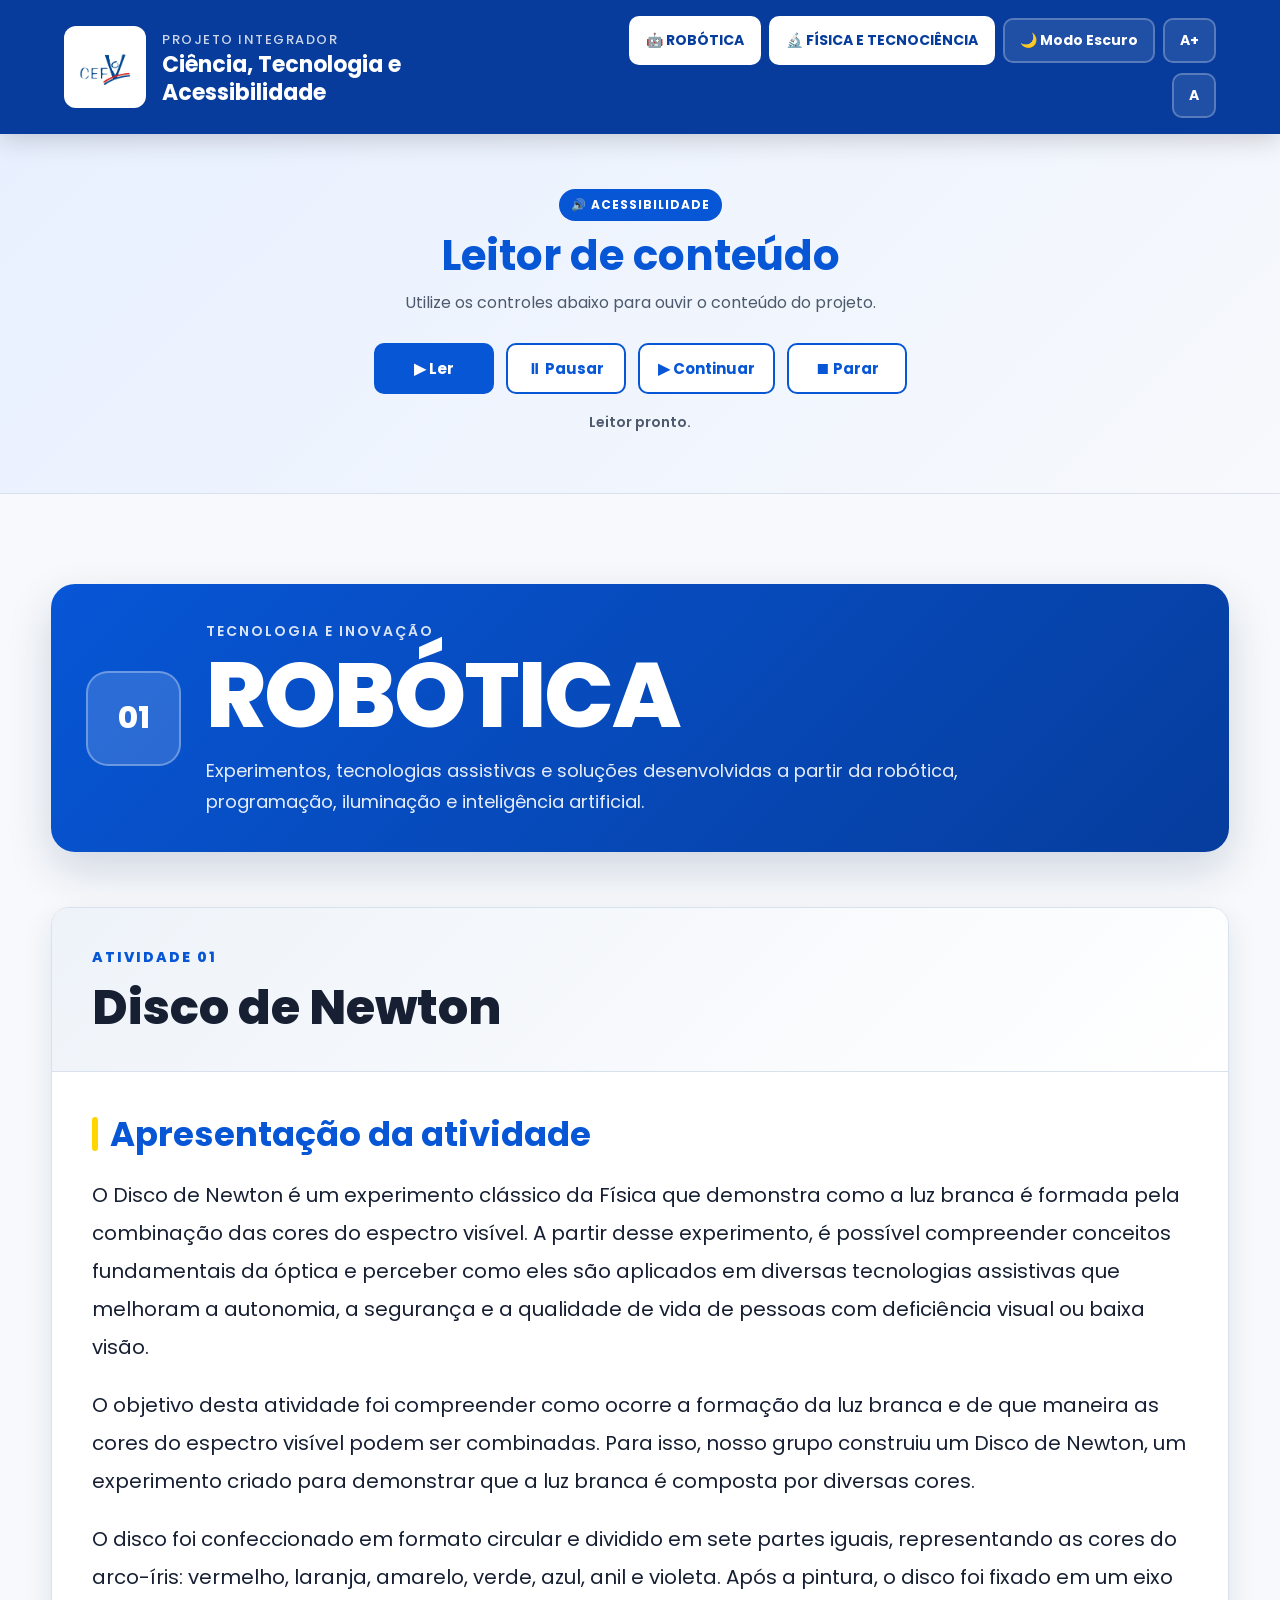
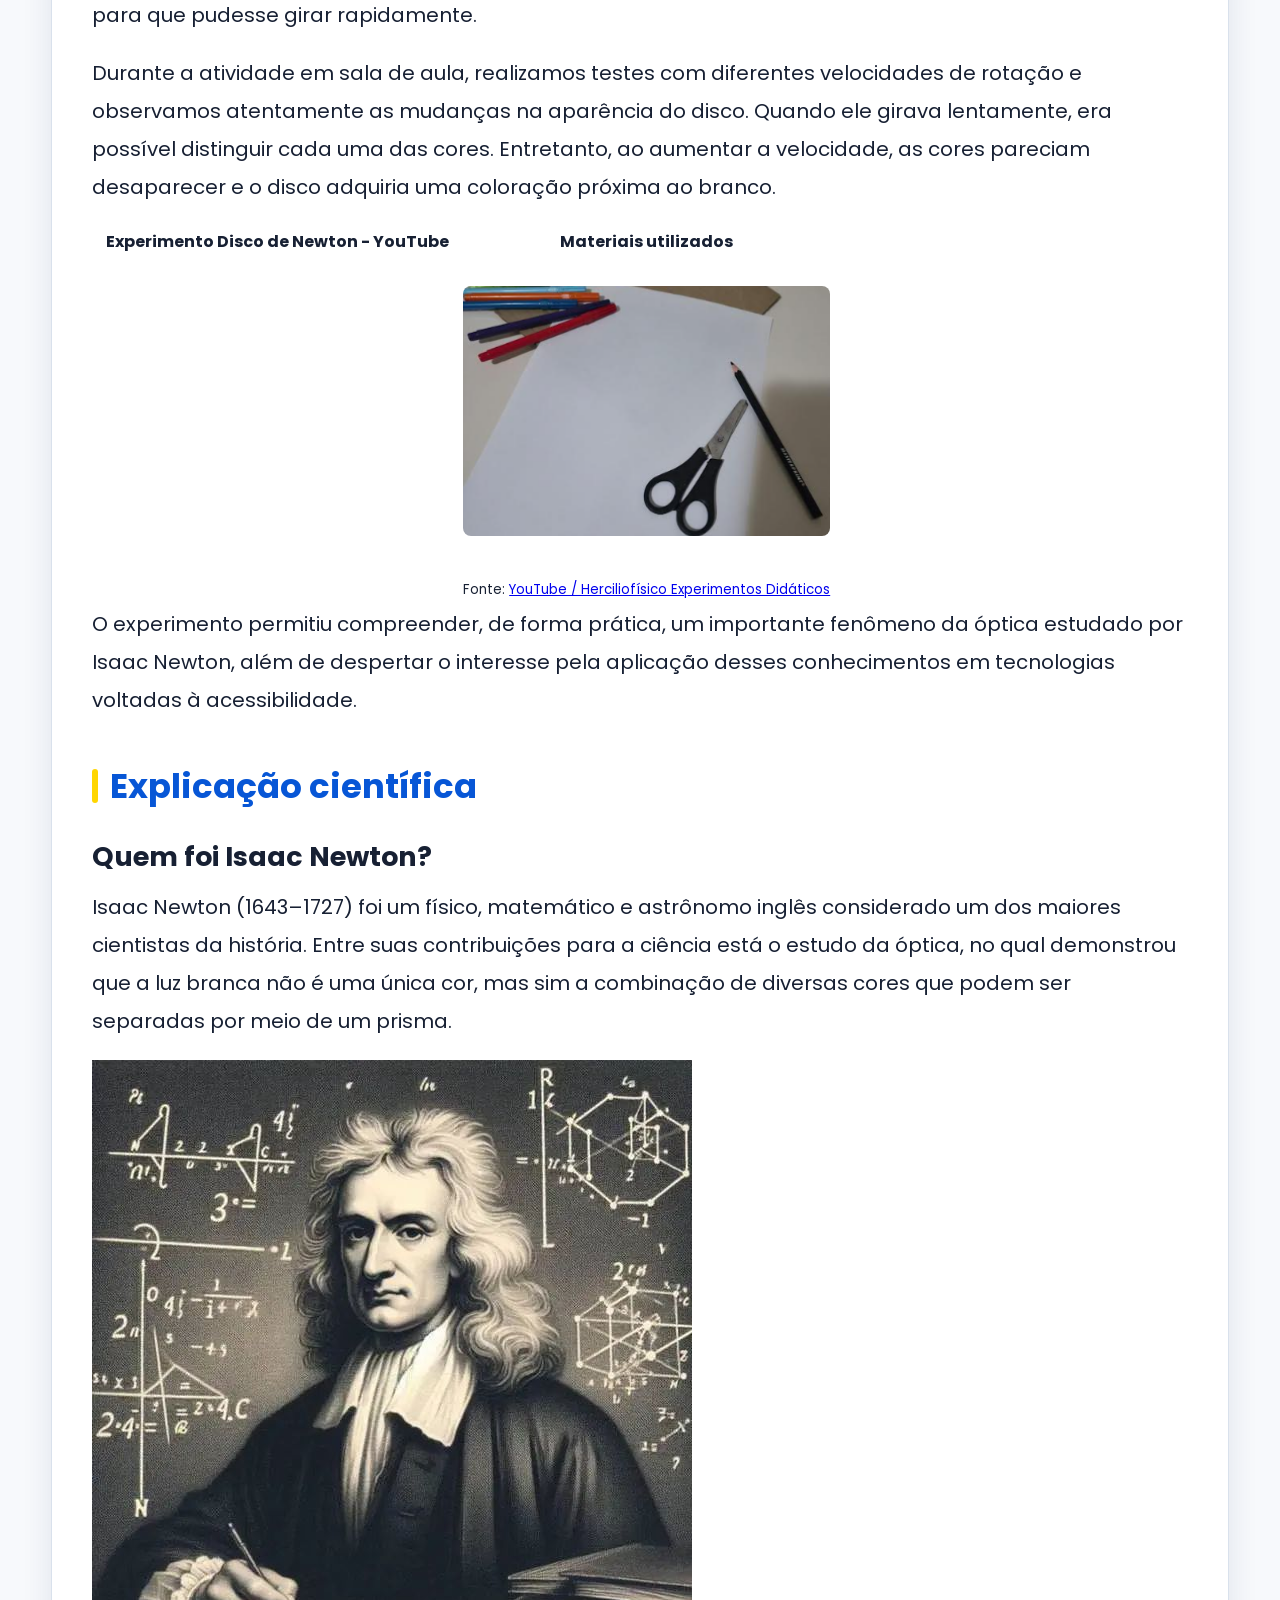
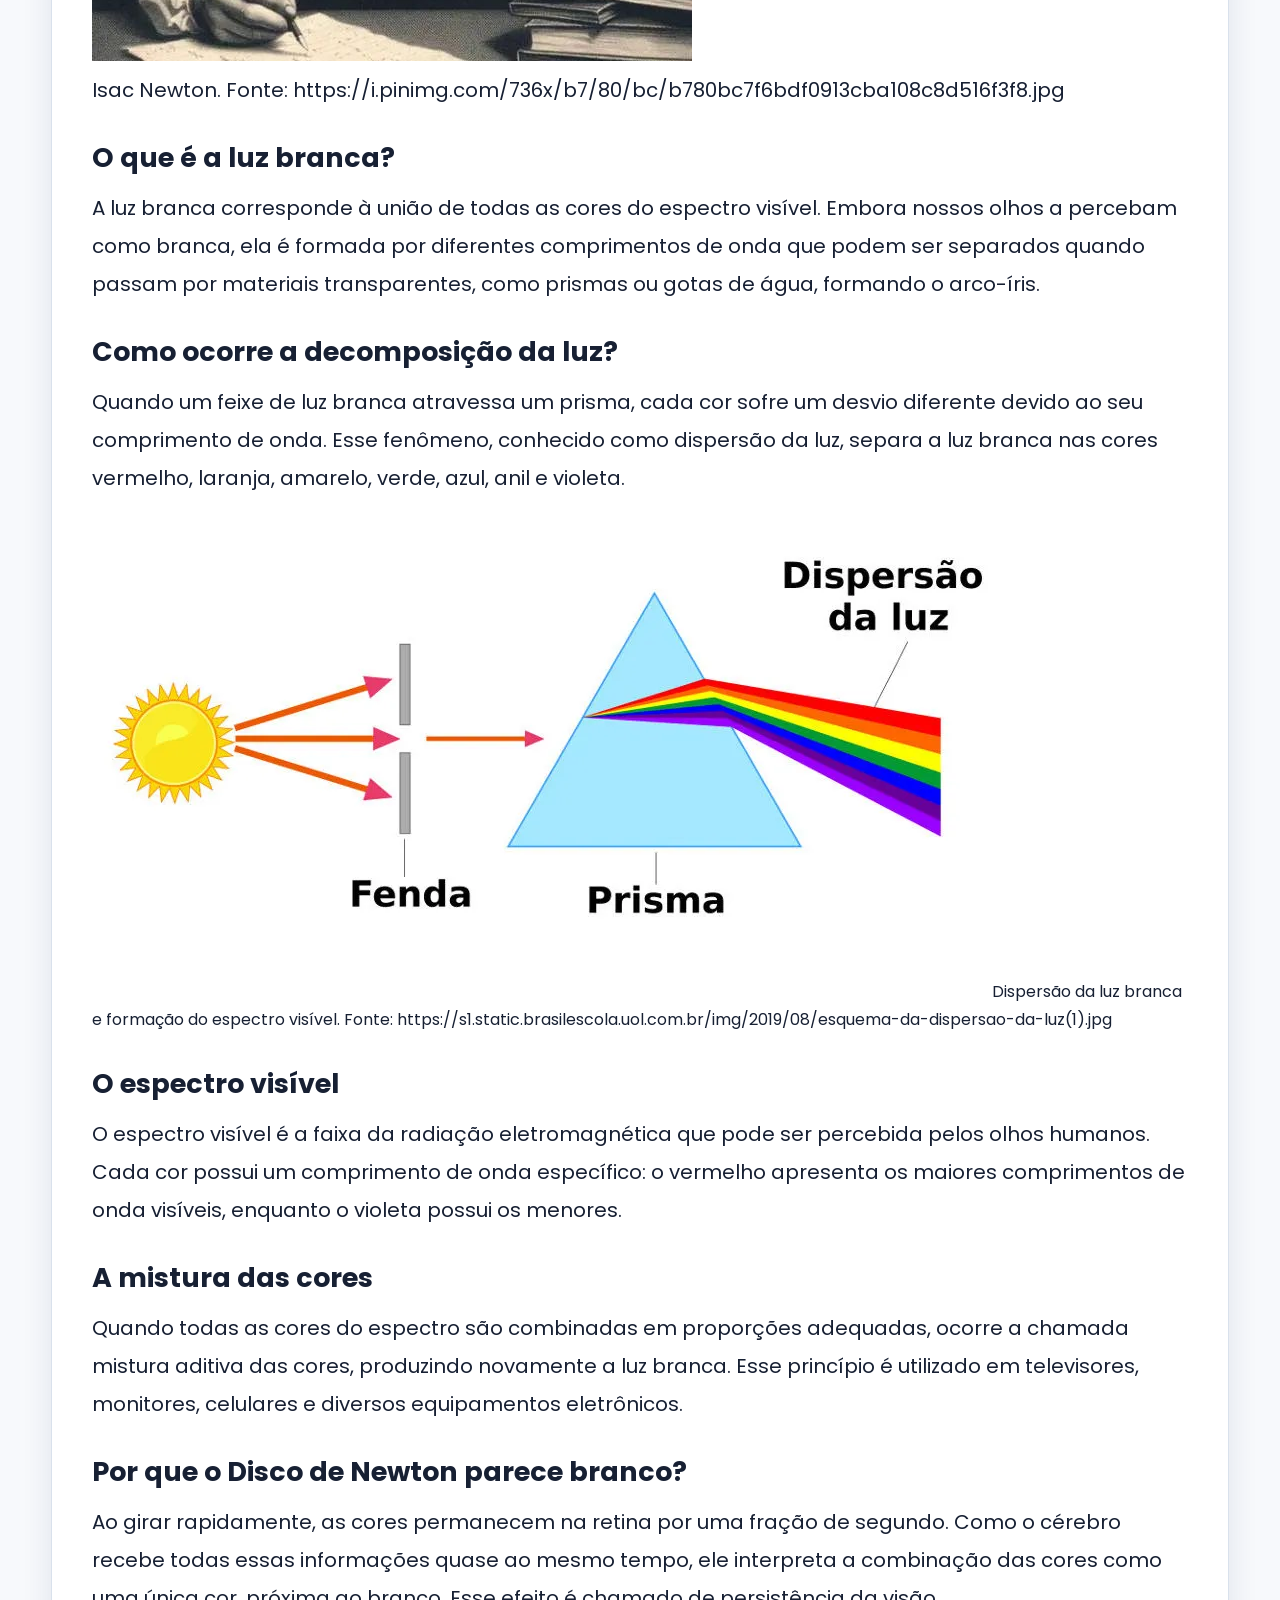
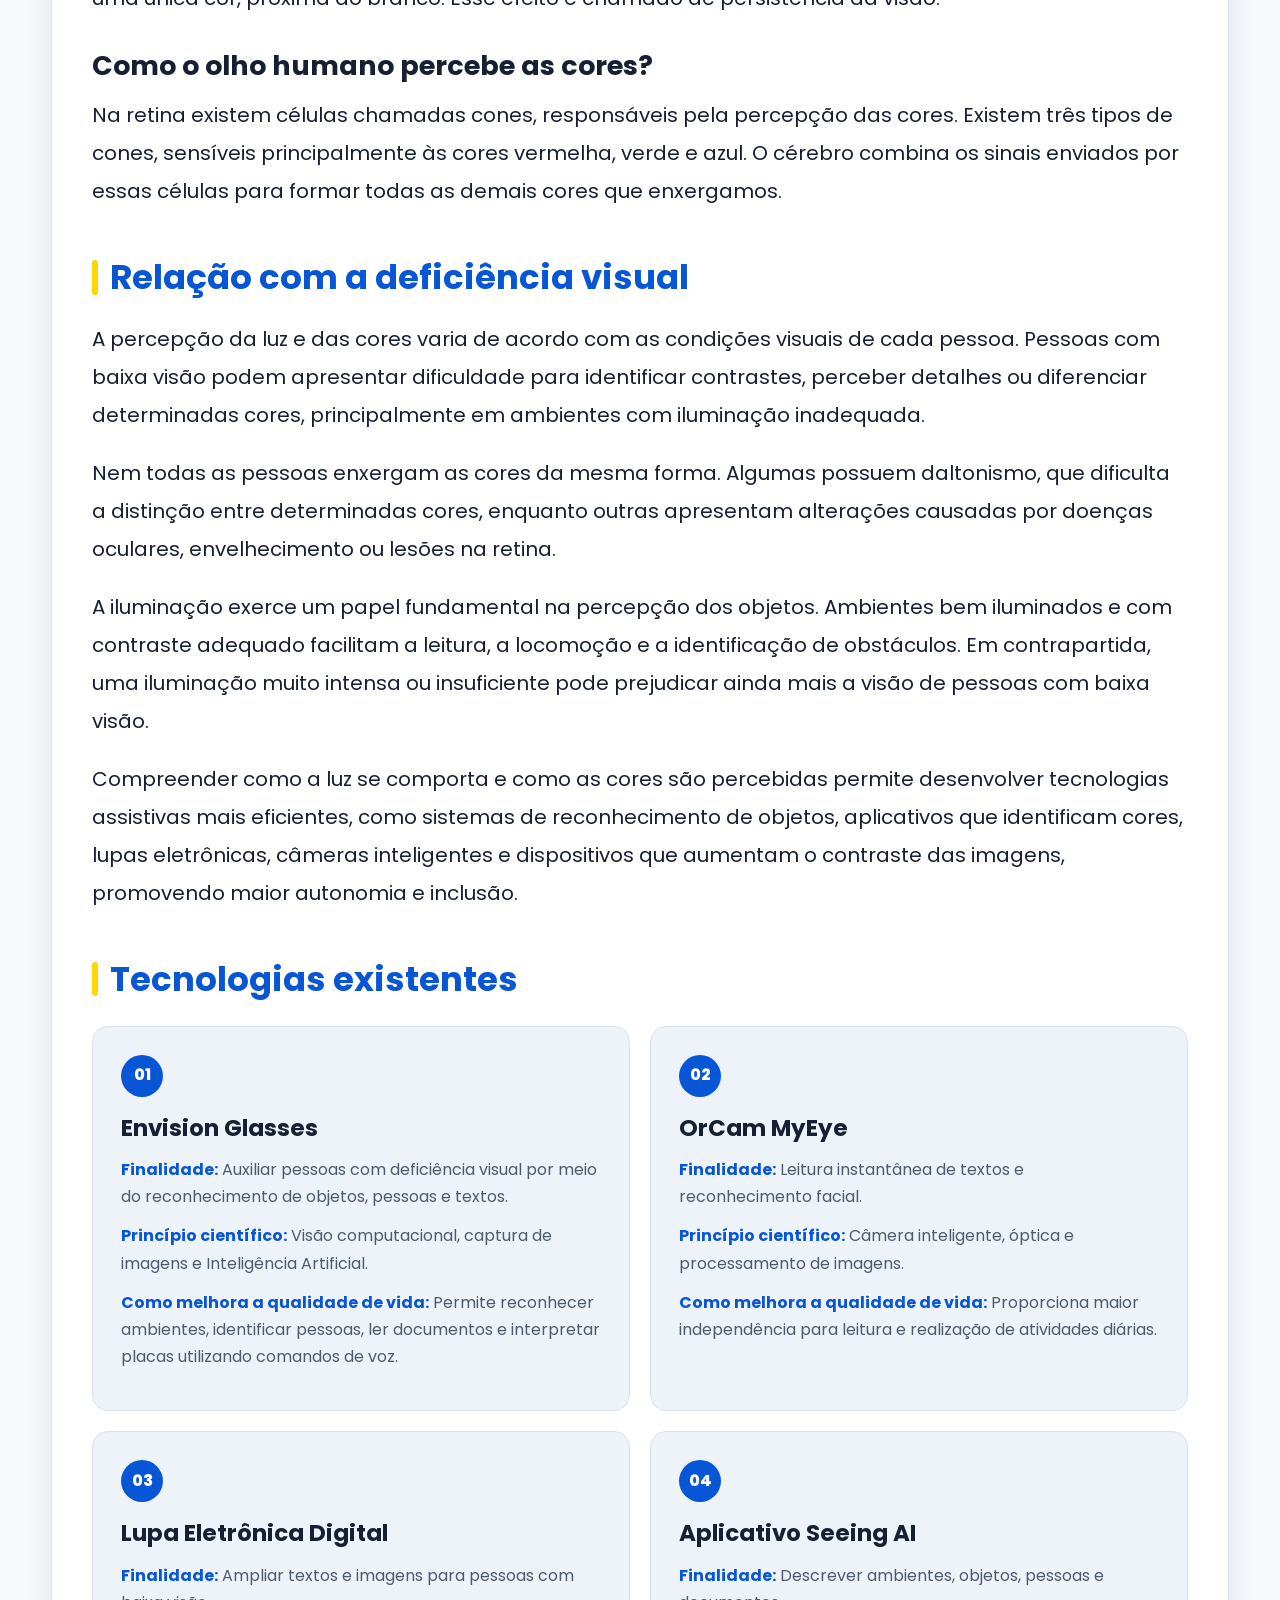
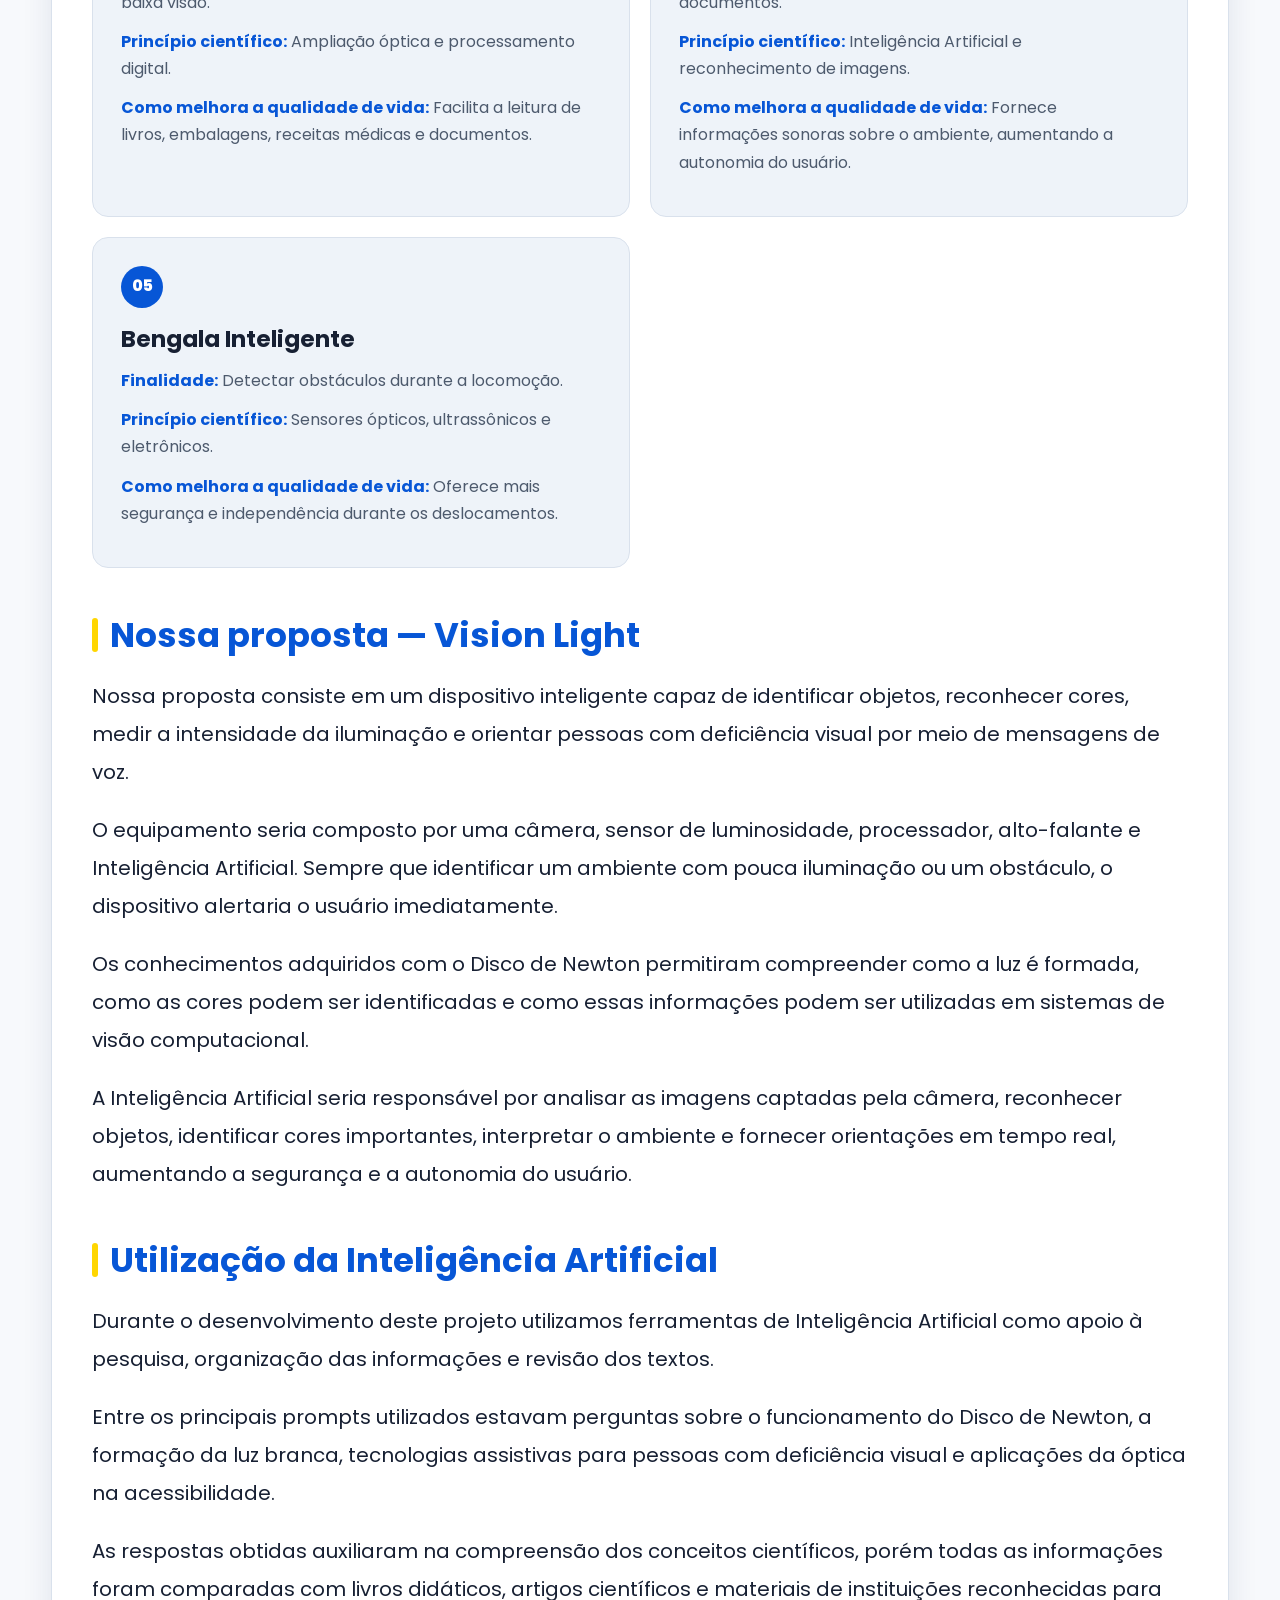
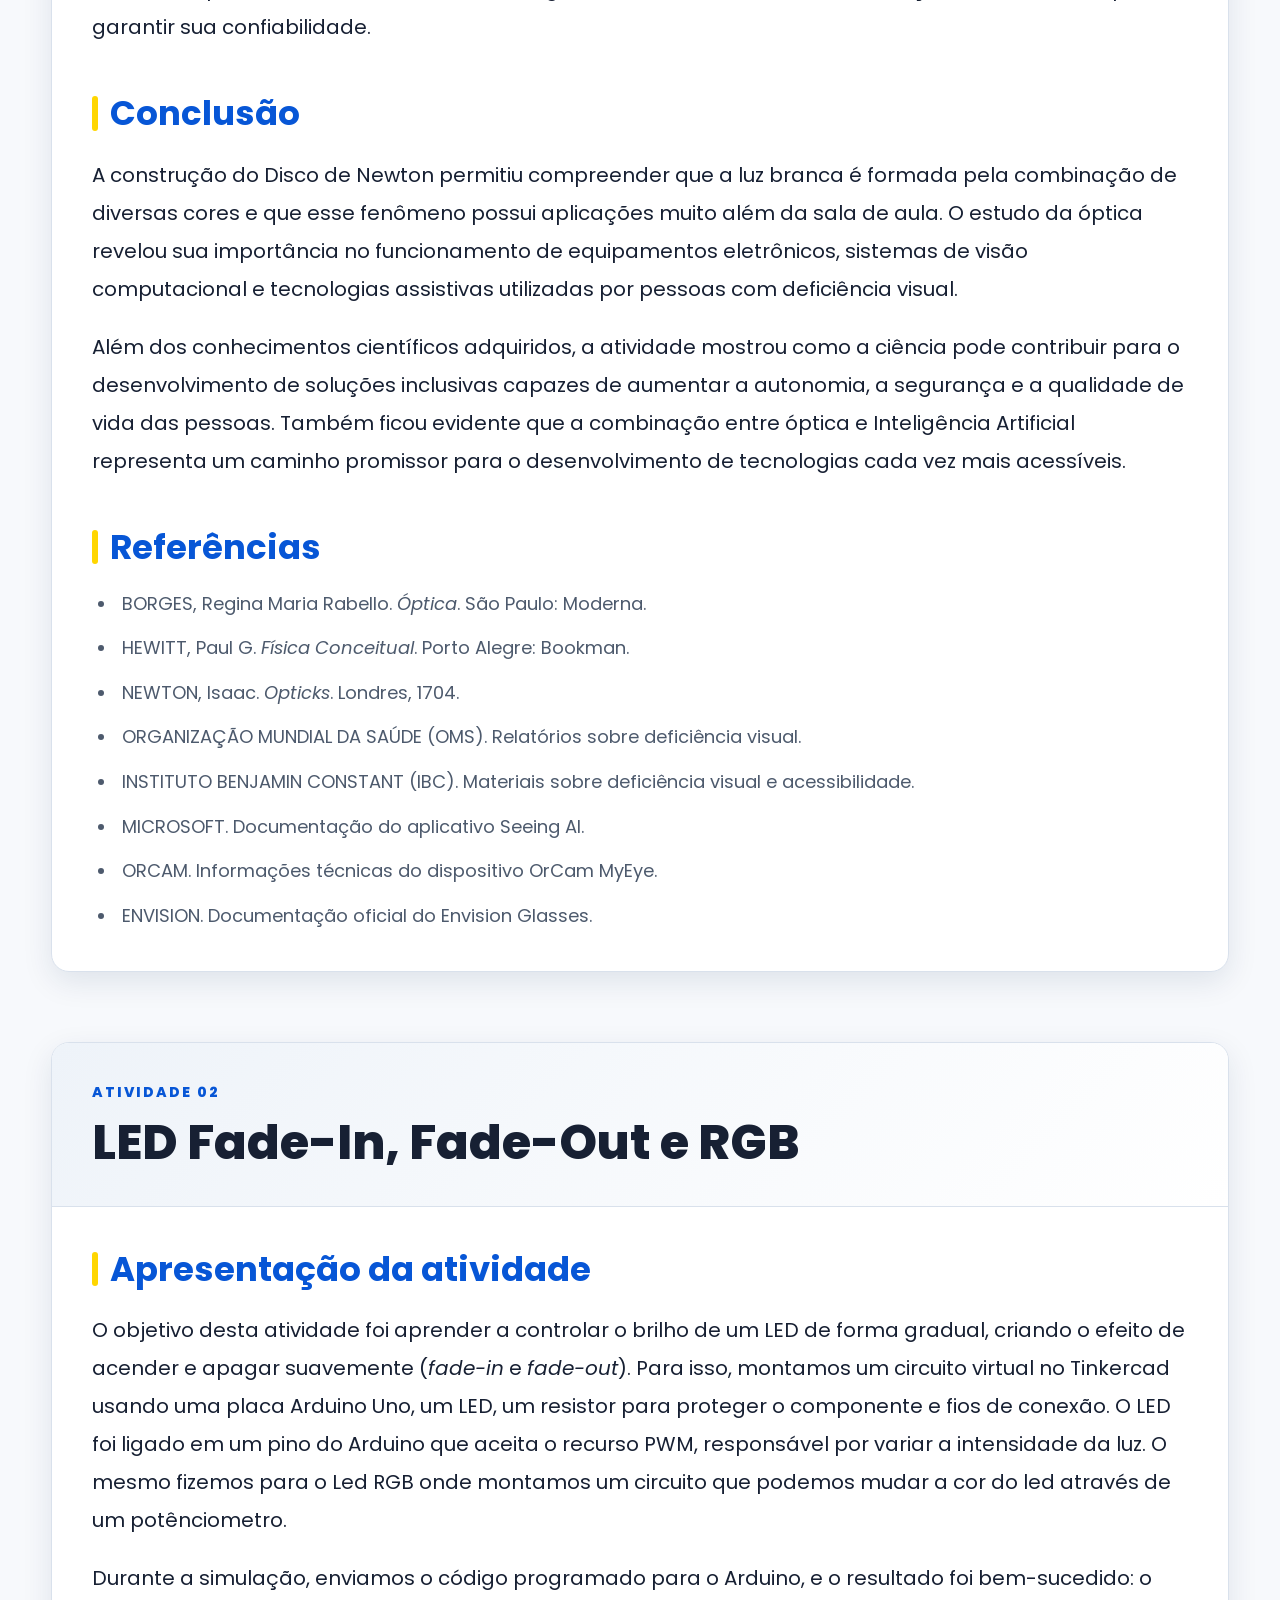
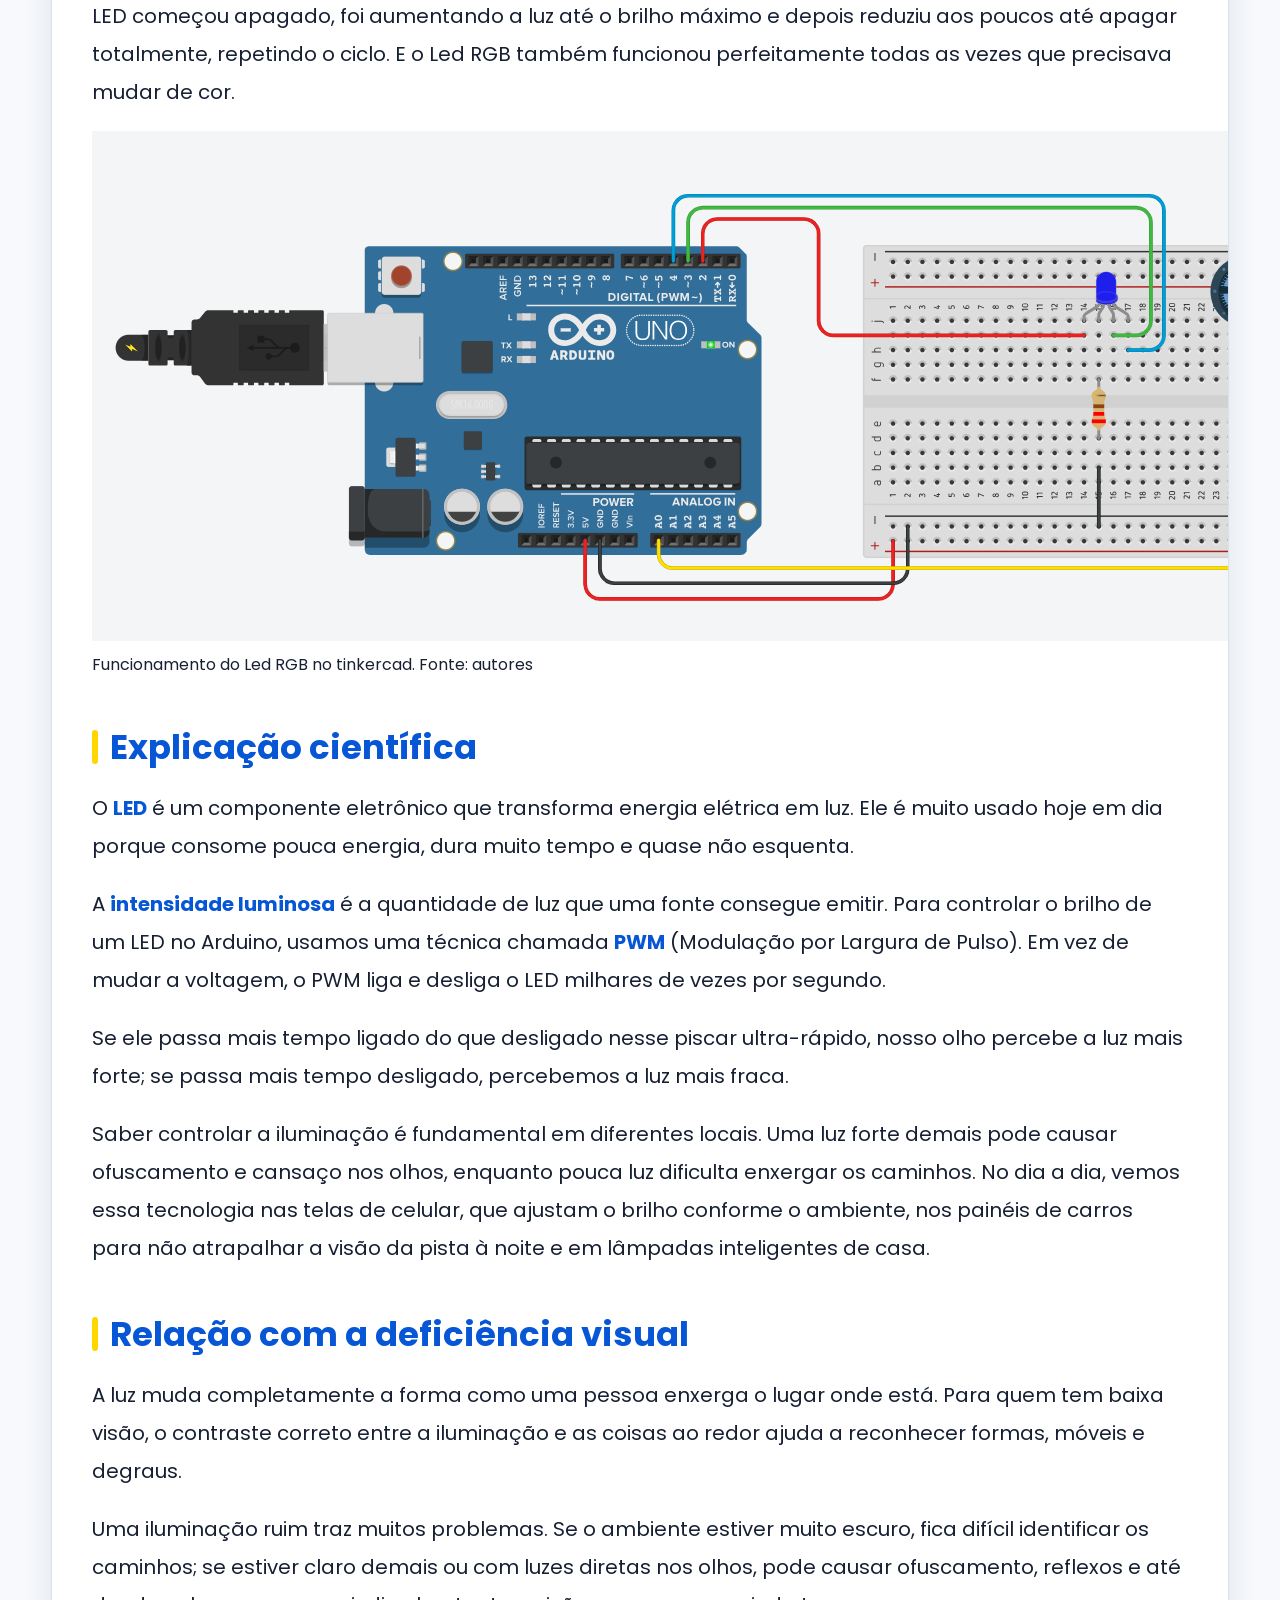
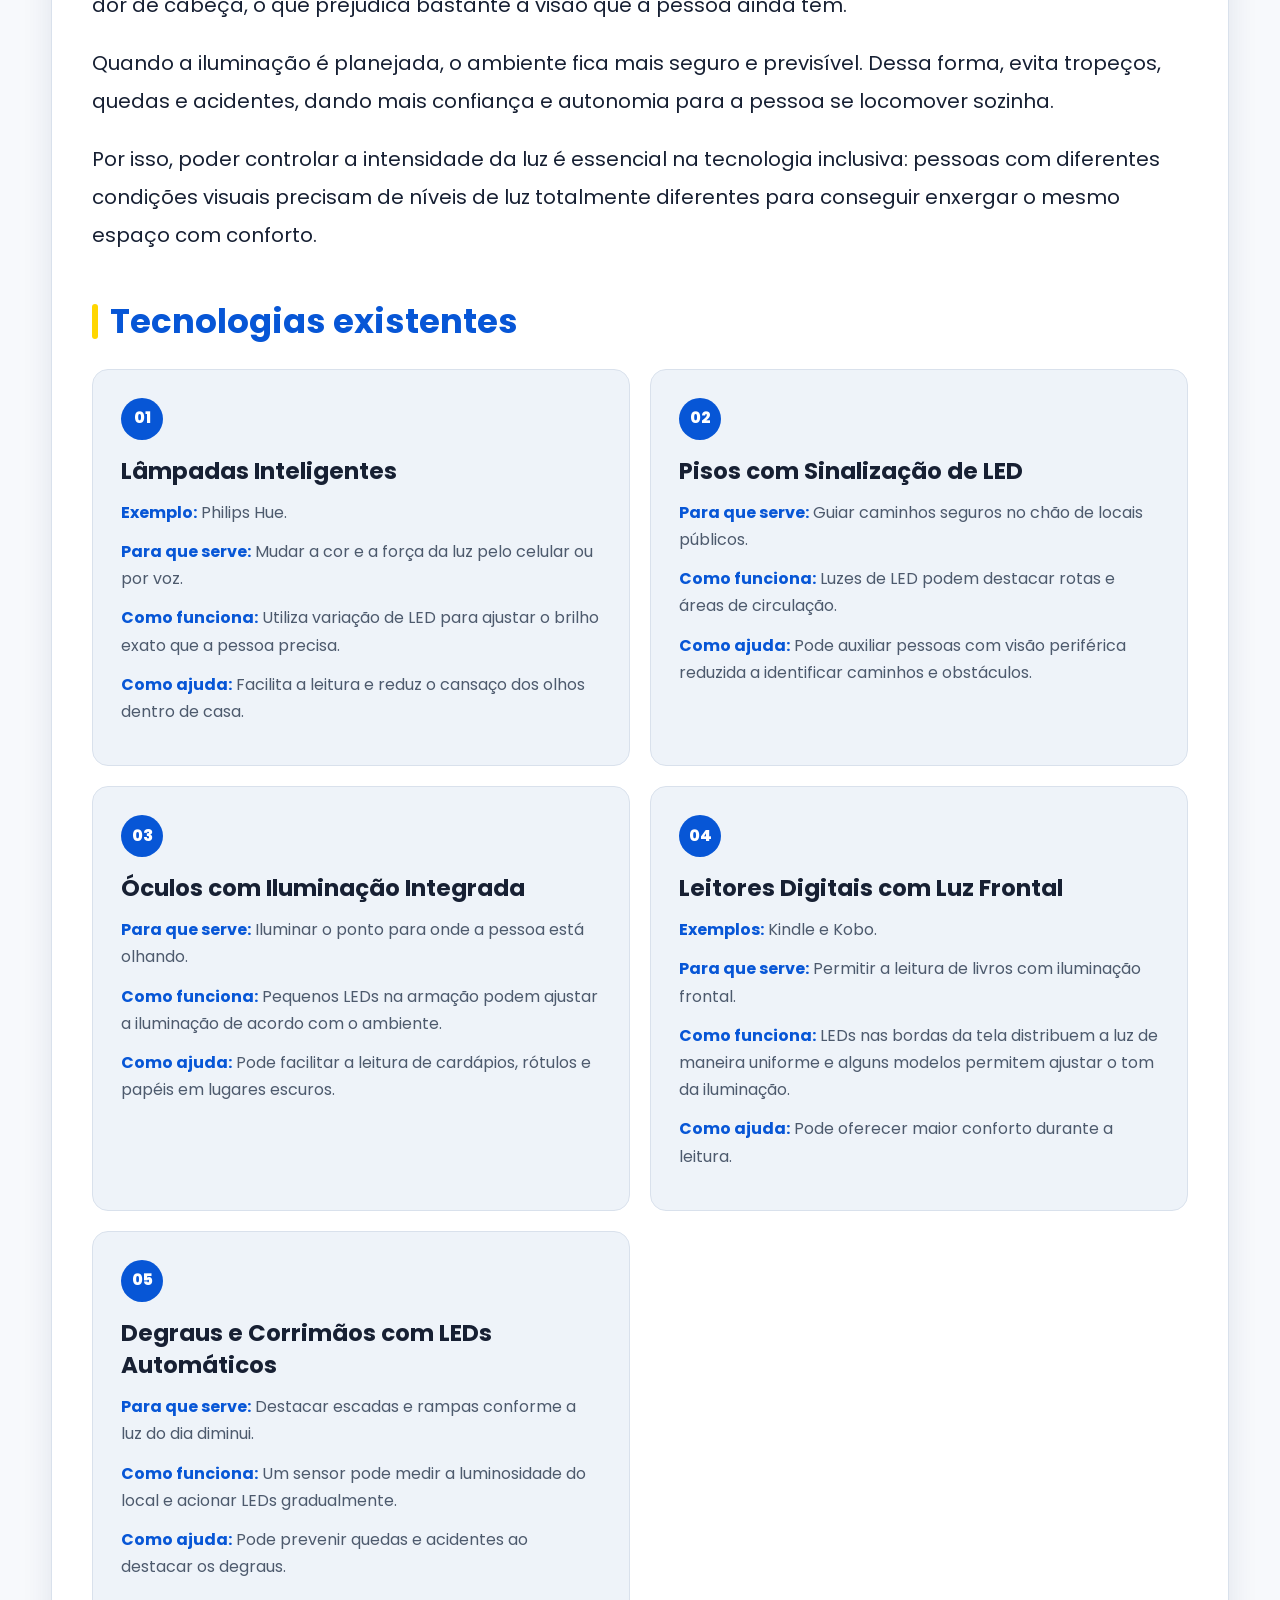
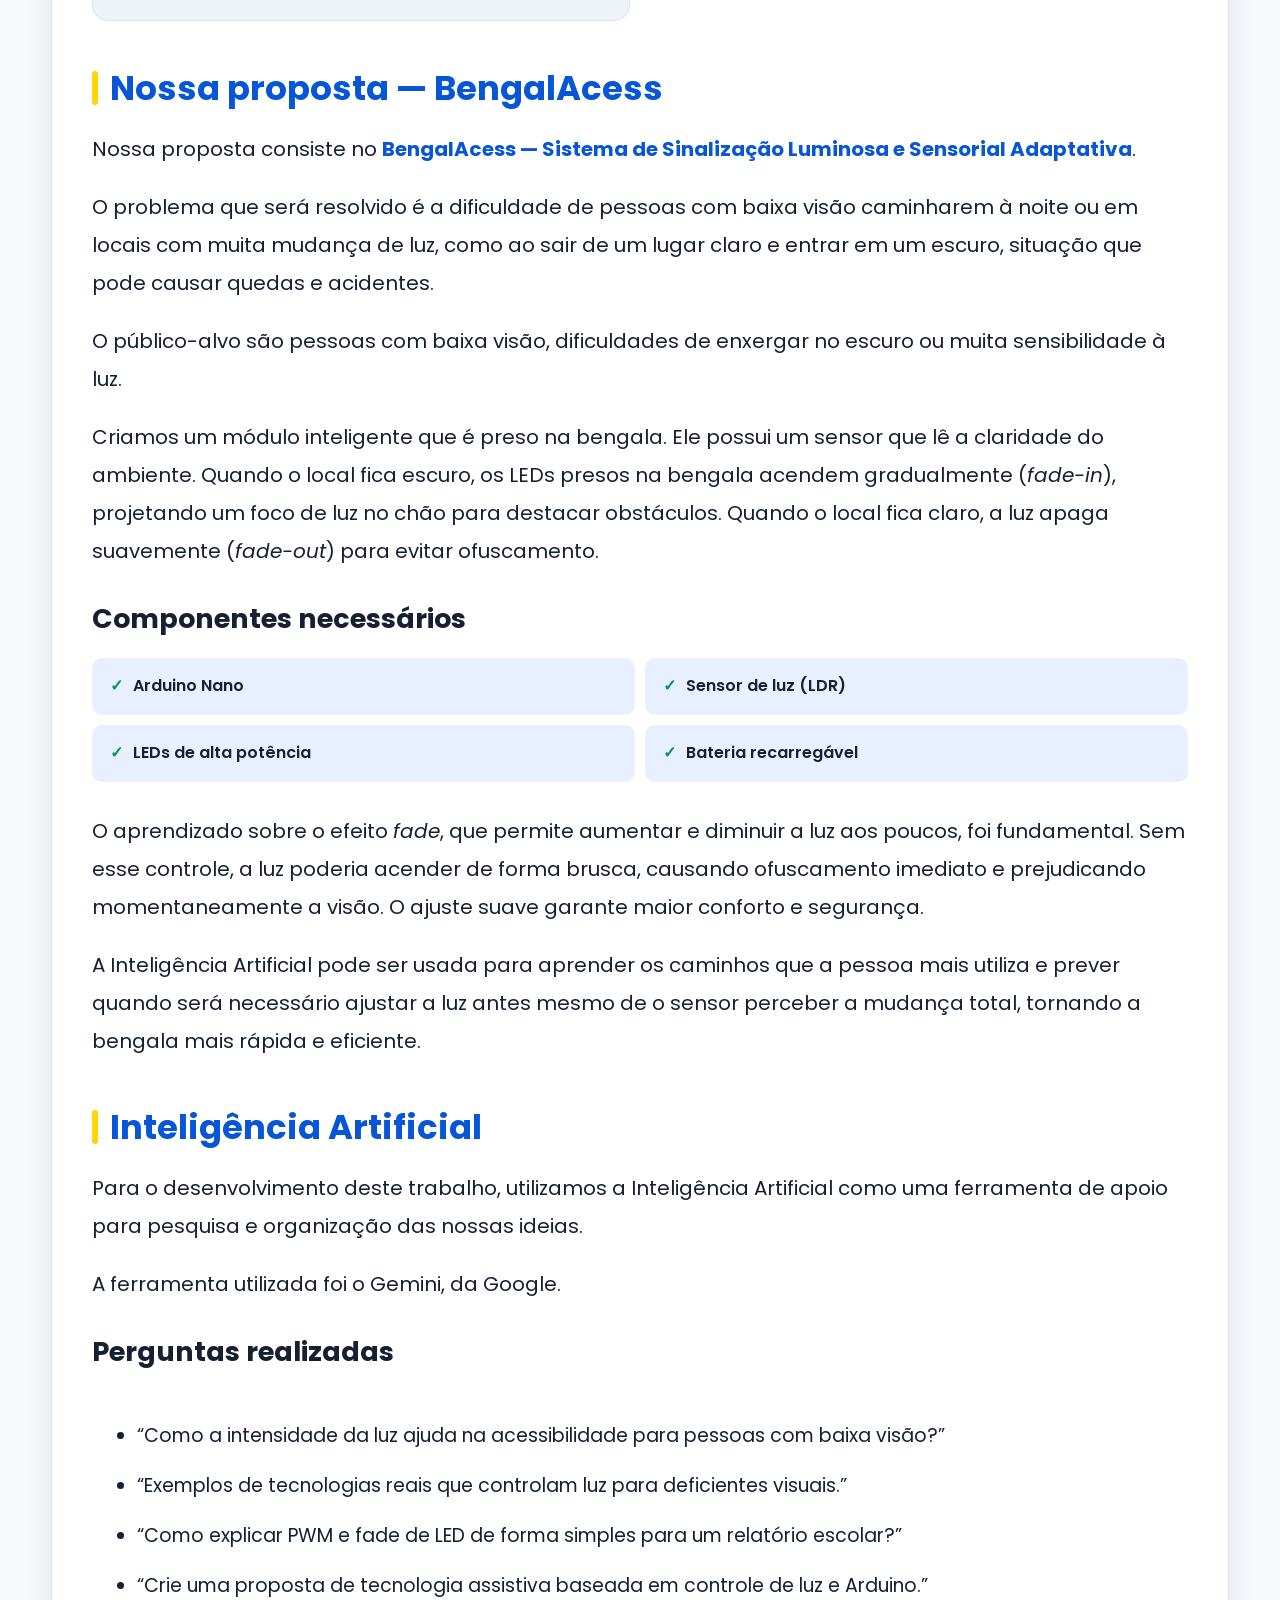
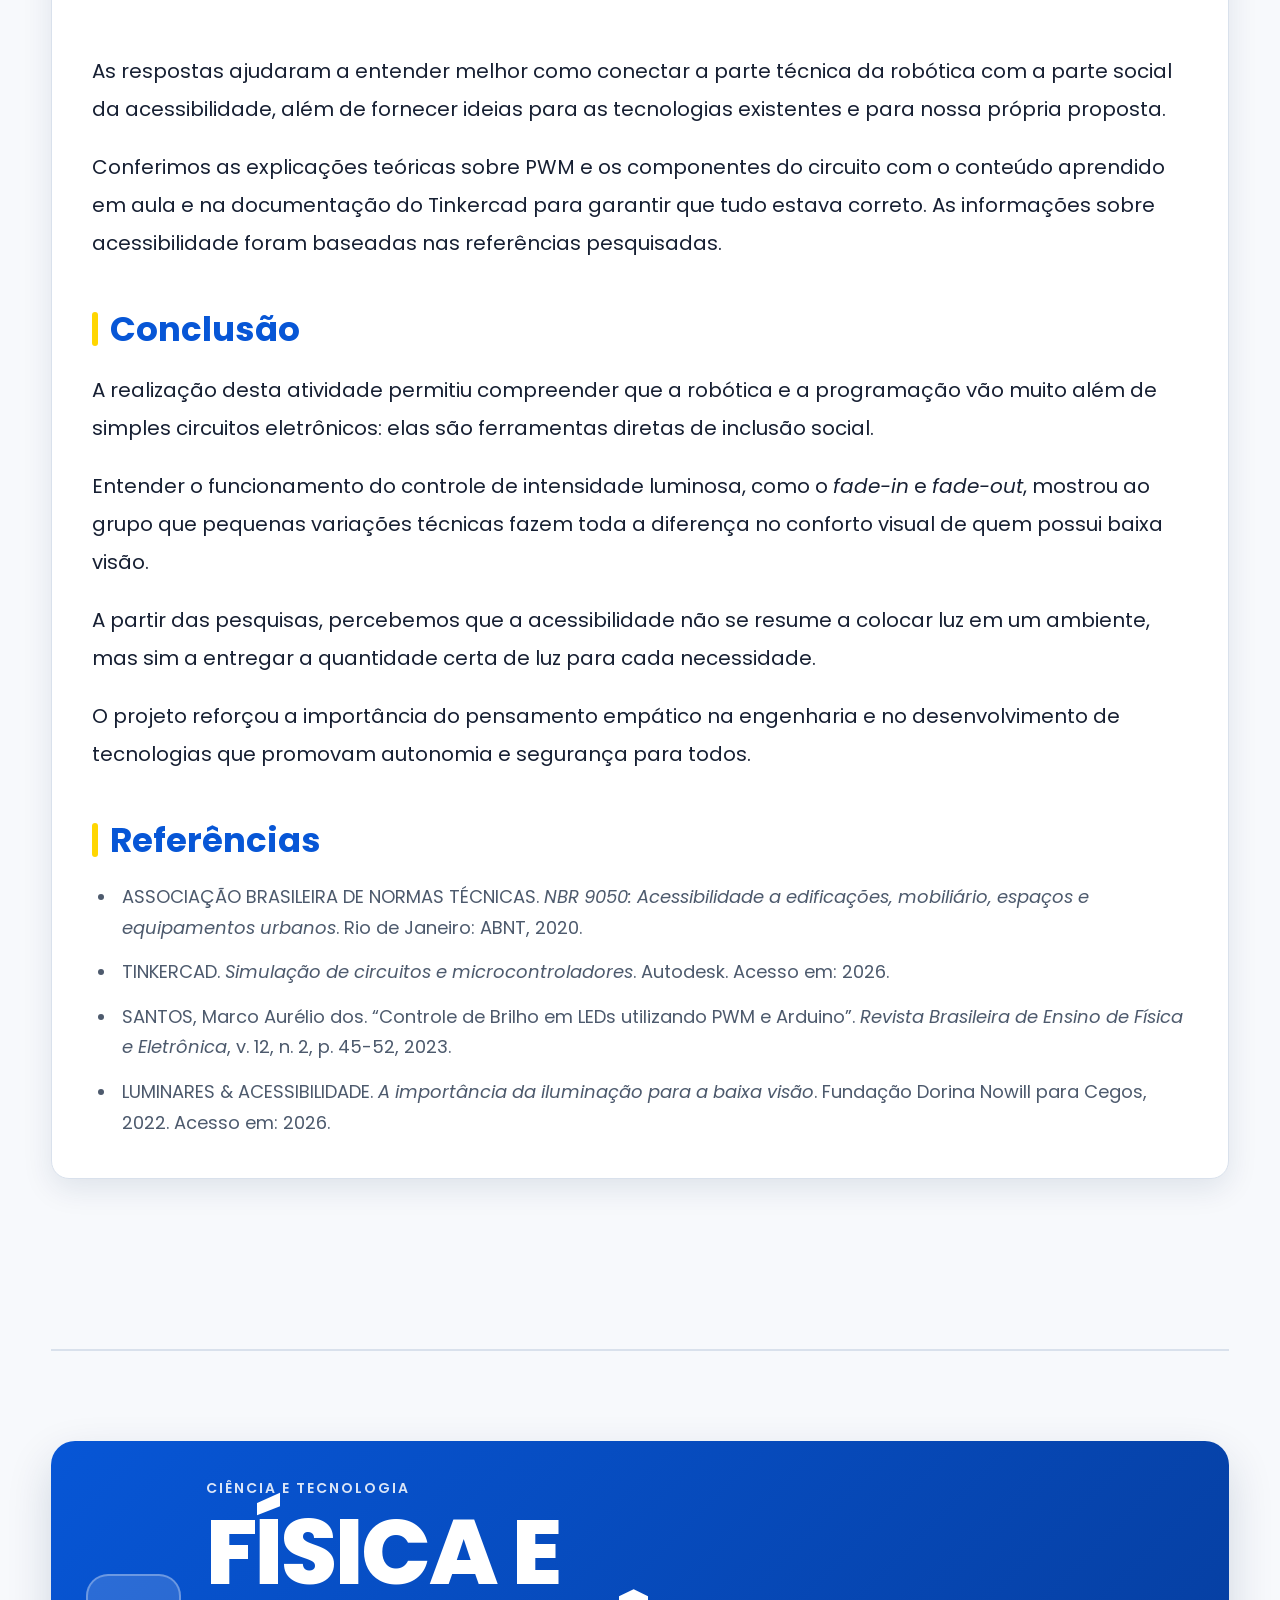
<file: index.html>
<!DOCTYPE html>
<html lang="pt-BR">

<head>
    <meta charset="UTF-8">
    <meta name="viewport" content="width=device-width, initial-scale=1.0">

    <meta name="description"
        content="Projeto Integrador sobre Robótica, Física, Tecnociência, óptica e tecnologias assistivas para pessoas com deficiência visual.">

    <title>Projeto Integrador | Robótica, Física e Tecnociência</title>

    <link rel="stylesheet" href="style.css">

    <link rel="preconnect" href="https://fonts.googleapis.com">
    <link rel="preconnect" href="https://fonts.gstatic.com" crossorigin>

    <link
        href="https://fonts.googleapis.com/css2?family=Poppins:wght@300;400;500;600;700;800&display=swap"
        rel="stylesheet">
</head>

<body>

    <!-- =========================
         CABEÇALHO
    ========================== -->

    <header class="cabecalho" id="inicio">

        <div class="logo">

            <img
                src="logo-cefv.png"
                alt="Logo do Colégio CEFV"
                class="logo-escola"
            >

            <div class="logo-texto">
                <span class="logo-subtitulo">Projeto Integrador</span>
                <h1>Ciência, Tecnologia e Acessibilidade</h1>
            </div>

        </div>

        <nav class="navegacao" aria-label="Navegação principal">

            <a href="#robotica" class="botao-nav">
                🤖 ROBÓTICA
            </a>

            <a href="#fisica" class="botao-nav">
                🔬 FÍSICA E TECNOCIÊNCIA
            </a>

            <button
                type="button"
                id="tema"
                class="botao-controle"
                aria-label="Alternar entre modo claro e modo escuro"
            >
                🌙 Modo Escuro
            </button>

            <button
                type="button"
                id="fonteMaior"
                class="botao-controle"
                aria-label="Aumentar tamanho da fonte"
            >
                A+
            </button>

            <button
                type="button"
                id="fonteNormal"
                class="botao-controle"
                aria-label="Restaurar tamanho normal da fonte"
            >
                A
            </button>

        </nav>

    </header>


    <!-- =========================
         LEITOR DE VOZ
    ========================== -->

    <section class="leitor" aria-labelledby="titulo-leitor">

        <div class="leitor-conteudo">

            <span class="etiqueta">
                🔊 Acessibilidade
            </span>

            <h2 id="titulo-leitor">
                Leitor de conteúdo
            </h2>

            <p>
                Utilize os controles abaixo para ouvir o conteúdo do projeto.
            </p>

            <div class="botoes-leitor">

                <button
                    type="button"
                    id="ler"
                    class="botao-leitor principal"
                >
                    ▶ Ler
                </button>

                <button
                    type="button"
                    id="pausar"
                    class="botao-leitor"
                >
                    ⏸ Pausar
                </button>

                <button
                    type="button"
                    id="continuar"
                    class="botao-leitor"
                >
                    ▶ Continuar
                </button>

                <button
                    type="button"
                    id="parar"
                    class="botao-leitor"
                >
                    ⏹ Parar
                </button>

            </div>

            <p
                id="statusLeitor"
                class="status-leitor"
                aria-live="polite"
            >
                Leitor pronto.
            </p>

        </div>

    </section>


    <main id="conteudo">


        <!-- =====================================================
             ROBÓTICA
        ====================================================== -->

        <section
            id="robotica"
            class="materia"
            aria-labelledby="titulo-robotica"
        >

            <div class="cabecalho-materia">

                <span class="numero-materia">01</span>

                <div>

                    <span class="etiqueta-materia">
                        Tecnologia e Inovação
                    </span>

                    <h2 id="titulo-robotica" class="titulo-principal">
                        ROBÓTICA
                    </h2>

                    <p class="descricao-materia">
                        Experimentos, tecnologias assistivas e soluções
                        desenvolvidas a partir da robótica, programação,
                        iluminação e inteligência artificial.
                    </p>

                </div>

            </div>


            <!-- =========================
                 ATIVIDADE 1
            ========================== -->

            <article class="atividade">

                <div class="cabecalho-atividade">

                    <span class="numero-atividade">
                        ATIVIDADE 01
                    </span>

                    <h3>
                        Disco de Newton
                    </h3>

                </div>


                <div class="conteudo-atividade">

                    <h4>
                        Apresentação da atividade
                    </h4>

                    <p class="texto">
                        O Disco de Newton é um experimento clássico da Física
                        que demonstra como a luz branca é formada pela
                        combinação das cores do espectro visível. A partir
                        desse experimento, é possível compreender conceitos
                        fundamentais da óptica e perceber como eles são
                        aplicados em diversas tecnologias assistivas que
                        melhoram a autonomia, a segurança e a qualidade de
                        vida de pessoas com deficiência visual ou baixa visão.
                    </p>

                    <p class="texto">
                        O objetivo desta atividade foi compreender como ocorre
                        a formação da luz branca e de que maneira as cores do
                        espectro visível podem ser combinadas. Para isso, nosso
                        grupo construiu um Disco de Newton, um experimento
                        criado para demonstrar que a luz branca é composta por
                        diversas cores.
                    </p>

                    <p class="texto">
                        O disco foi confeccionado em formato circular e
                        dividido em sete partes iguais, representando as cores
                        do arco-íris: vermelho, laranja, amarelo, verde, azul,
                        anil e violeta. Após a pintura, o disco foi fixado em
                        um eixo para que pudesse girar rapidamente.
                    </p>

                    <p class="texto">
                        Durante a atividade em sala de aula, realizamos testes
                        com diferentes velocidades de rotação e observamos
                        atentamente as mudanças na aparência do disco. Quando
                        ele girava lentamente, era possível distinguir cada
                        uma das cores. Entretanto, ao aumentar a velocidade,
                        as cores pareciam desaparecer e o disco adquiria uma
                        coloração próxima ao branco.
                    </p>

<div class="ilustracao-materiais">

    <table>
  <tr>
    <!-- Coluna do Vídeo do YouTube -->
    <td width="50%" align="center" valign="top">
      <b>Experimento Disco de Newton - YouTube</b><br><br>
      <iframe 
        width="100%" 
        height="250" 
        src="https://www.youtube.com/embed/zqGHXKPTE6M?si=bmYYsE_X-604xbhh" 
        title="YouTube video player" 
        frameborder="0" 
        allow="accelerometer; autoplay; clipboard-write; encrypted-media; gyroscope; picture-in-picture; web-share" 
        referrerpolicy="strict-origin-when-cross-origin" 
        allowfullscreen>
      </iframe>
    </td>
    
    <!-- Coluna da Imagem com Referência -->
    <td width="50%" align="center" valign="top">
      <b>Materiais utilizados</b><br><br>
      <img 
        src="materiais.png" 
        width="100%" 
        height="250" 
        style="object-fit: cover; border-radius: 8px;">
      <br><br>
      <!-- Referência/Fonte em tamanho menor -->
      <small>Fonte: <a href="https://youtu.be/zqGHXKPTE6M"> YouTube / Herciliofísico Experimentos Didáticos</a></small>
    </td>
  </tr>
</table>

</div>

                    <p class="texto">
                        O experimento permitiu compreender, de forma prática,
                        um importante fenômeno da óptica estudado por Isaac
                        Newton, além de despertar o interesse pela aplicação
                        desses conhecimentos em tecnologias voltadas à
                        acessibilidade.
                    </p>


                    <h4>
                        Explicação científica
                    </h4>

                    <h5>
                        Quem foi Isaac Newton?
                    </h5>

                    <p class="texto">
                        Isaac Newton (1643–1727) foi um físico, matemático e
                        astrônomo inglês considerado um dos maiores cientistas
                        da história. Entre suas contribuições para a ciência
                        está o estudo da óptica, no qual demonstrou que a luz
                        branca não é uma única cor, mas sim a combinação de
                        diversas cores que podem ser separadas por meio de
                        um prisma.
                    </p>

                    <div class="ilustracao-newton">

    <img
        src="newton.png"
        alt="Ilustração do cientista Isac Newton"
    >

    <p class="texto legenda-imagem">
        Isac Newton. Fonte: https://i.pinimg.com/736x/b7/80/bc/b780bc7f6bdf0913cba108c8d516f3f8.jpg
    
    </p>

</div>

                    <h5>
                        O que é a luz branca?
                    </h5>

                    <p class="texto">
                        A luz branca corresponde à união de todas as cores do
                        espectro visível. Embora nossos olhos a percebam como
                        branca, ela é formada por diferentes comprimentos de
                        onda que podem ser separados quando passam por
                        materiais transparentes, como prismas ou gotas de
                        água, formando o arco-íris.
                    </p>

                    <h5>
                        Como ocorre a decomposição da luz?
                    </h5>

                    <p class="texto">
                        Quando um feixe de luz branca atravessa um prisma, cada
                        cor sofre um desvio diferente devido ao seu comprimento
                        de onda. Esse fenômeno, conhecido como dispersão da
                        luz, separa a luz branca nas cores vermelho, laranja,
                        amarelo, verde, azul, anil e violeta.
                      </p>

                      <div class="imagem-dispersao">

                     <img
                      src="luz.png"
                       alt="Imagem mostrando a decomposição da luz branca em diferentes cores ao atravessar um prisma"


                    
                      class="legenda-imagem">
                       Dispersão da luz branca e formação do espectro visível. Fonte: https://s1.static.brasilescola.uol.com.br/img/2019/08/esquema-da-dispersao-da-luz(1).jpg
                       </p>

                        </div>

                    <h5>
                        O espectro visível
                    </h5>

                    <p class="texto">
                        O espectro visível é a faixa da radiação eletromagnética
                        que pode ser percebida pelos olhos humanos. Cada cor
                        possui um comprimento de onda específico: o vermelho
                        apresenta os maiores comprimentos de onda visíveis,
                        enquanto o violeta possui os menores.
                    </p>

                    <h5>
                        A mistura das cores
                    </h5>

                    <p class="texto">
                        Quando todas as cores do espectro são combinadas em
                        proporções adequadas, ocorre a chamada mistura aditiva
                        das cores, produzindo novamente a luz branca. Esse
                        princípio é utilizado em televisores, monitores,
                        celulares e diversos equipamentos eletrônicos.
                    </p>

                    <h5>
                        Por que o Disco de Newton parece branco?
                    </h5>

                    <p class="texto">
                        Ao girar rapidamente, as cores permanecem na retina
                        por uma fração de segundo. Como o cérebro recebe todas
                        essas informações quase ao mesmo tempo, ele interpreta
                        a combinação das cores como uma única cor, próxima ao
                        branco. Esse efeito é chamado de persistência da visão.
                    </p>

                    <h5>
                        Como o olho humano percebe as cores?
                    </h5>

                    <p class="texto">
                        Na retina existem células chamadas cones, responsáveis
                        pela percepção das cores. Existem três tipos de cones,
                        sensíveis principalmente às cores vermelha, verde e
                        azul. O cérebro combina os sinais enviados por essas
                        células para formar todas as demais cores que
                        enxergamos.
                    </p>


                    <h4>
                        Relação com a deficiência visual
                    </h4>

                    <p class="texto">
                        A percepção da luz e das cores varia de acordo com as
                        condições visuais de cada pessoa. Pessoas com baixa
                        visão podem apresentar dificuldade para identificar
                        contrastes, perceber detalhes ou diferenciar
                        determinadas cores, principalmente em ambientes com
                        iluminação inadequada.
                    </p>

                    <p class="texto">
                        Nem todas as pessoas enxergam as cores da mesma forma.
                        Algumas possuem daltonismo, que dificulta a distinção
                        entre determinadas cores, enquanto outras apresentam
                        alterações causadas por doenças oculares, envelhecimento
                        ou lesões na retina.
                    </p>

                    <p class="texto">
                        A iluminação exerce um papel fundamental na percepção
                        dos objetos. Ambientes bem iluminados e com contraste
                        adequado facilitam a leitura, a locomoção e a
                        identificação de obstáculos. Em contrapartida, uma
                        iluminação muito intensa ou insuficiente pode
                        prejudicar ainda mais a visão de pessoas com baixa
                        visão.
                    </p>

                    <p class="texto">
                        Compreender como a luz se comporta e como as cores são
                        percebidas permite desenvolver tecnologias assistivas
                        mais eficientes, como sistemas de reconhecimento de
                        objetos, aplicativos que identificam cores, lupas
                        eletrônicas, câmeras inteligentes e dispositivos que
                        aumentam o contraste das imagens, promovendo maior
                        autonomia e inclusão.
                    </p>


                    <h4>
                        Tecnologias existentes
                    </h4>

                    <div class="tecnologias">

                        <div class="tecnologia-card">

                            <span class="tecnologia-numero">01</span>

                            <h5>
                                Envision Glasses
                            </h5>

                            <p>
                                <strong>Finalidade:</strong> Auxiliar pessoas
                                com deficiência visual por meio do
                                reconhecimento de objetos, pessoas e textos.
                            </p>

                            <p>
                                <strong>Princípio científico:</strong> Visão
                                computacional, captura de imagens e
                                Inteligência Artificial.
                            </p>

                            <p>
                                <strong>Como melhora a qualidade de vida:</strong>
                                Permite reconhecer ambientes, identificar
                                pessoas, ler documentos e interpretar placas
                                utilizando comandos de voz.
                            </p>

                        </div>


                        <div class="tecnologia-card">

                            <span class="tecnologia-numero">02</span>

                            <h5>
                                OrCam MyEye
                            </h5>

                            <p>
                                <strong>Finalidade:</strong> Leitura
                                instantânea de textos e reconhecimento facial.
                            </p>

                            <p>
                                <strong>Princípio científico:</strong> Câmera
                                inteligente, óptica e processamento de imagens.
                            </p>

                            <p>
                                <strong>Como melhora a qualidade de vida:</strong>
                                Proporciona maior independência para leitura e
                                realização de atividades diárias.
                            </p>

                        </div>


                        <div class="tecnologia-card">

                            <span class="tecnologia-numero">03</span>

                            <h5>
                                Lupa Eletrônica Digital
                            </h5>

                            <p>
                                <strong>Finalidade:</strong> Ampliar textos e
                                imagens para pessoas com baixa visão.
                            </p>

                            <p>
                                <strong>Princípio científico:</strong>
                                Ampliação óptica e processamento digital.
                            </p>

                            <p>
                                <strong>Como melhora a qualidade de vida:</strong>
                                Facilita a leitura de livros, embalagens,
                                receitas médicas e documentos.
                            </p>

                        </div>


                        <div class="tecnologia-card">

                            <span class="tecnologia-numero">04</span>

                            <h5>
                                Aplicativo Seeing AI
                            </h5>

                            <p>
                                <strong>Finalidade:</strong> Descrever
                                ambientes, objetos, pessoas e documentos.
                            </p>

                            <p>
                                <strong>Princípio científico:</strong>
                                Inteligência Artificial e reconhecimento de
                                imagens.
                            </p>

                            <p>
                                <strong>Como melhora a qualidade de vida:</strong>
                                Fornece informações sonoras sobre o ambiente,
                                aumentando a autonomia do usuário.
                            </p>

                        </div>


                        <div class="tecnologia-card">

                            <span class="tecnologia-numero">05</span>

                            <h5>
                                Bengala Inteligente
                            </h5>

                            <p>
                                <strong>Finalidade:</strong> Detectar
                                obstáculos durante a locomoção.
                            </p>

                            <p>
                                <strong>Princípio científico:</strong> Sensores
                                ópticos, ultrassônicos e eletrônicos.
                            </p>

                            <p>
                                <strong>Como melhora a qualidade de vida:</strong>
                                Oferece mais segurança e independência durante
                                os deslocamentos.
                            </p>

                        </div>

                    </div>


                    <h4>
                        Nossa proposta — Vision Light
                    </h4>

                    <p class="texto">
                        Nossa proposta consiste em um dispositivo inteligente
                        capaz de identificar objetos, reconhecer cores, medir
                        a intensidade da iluminação e orientar pessoas com
                        deficiência visual por meio de mensagens de voz.
                    </p>

                    <p class="texto">
                        O equipamento seria composto por uma câmera, sensor de
                        luminosidade, processador, alto-falante e Inteligência
                        Artificial. Sempre que identificar um ambiente com
                        pouca iluminação ou um obstáculo, o dispositivo
                        alertaria o usuário imediatamente.
                    </p>

                    <p class="texto">
                        Os conhecimentos adquiridos com o Disco de Newton
                        permitiram compreender como a luz é formada, como as
                        cores podem ser identificadas e como essas informações
                        podem ser utilizadas em sistemas de visão computacional.
                    </p>

                    <p class="texto">
                        A Inteligência Artificial seria responsável por
                        analisar as imagens captadas pela câmera, reconhecer
                        objetos, identificar cores importantes, interpretar o
                        ambiente e fornecer orientações em tempo real,
                        aumentando a segurança e a autonomia do usuário.
                    </p>


                    <h4>
                        Utilização da Inteligência Artificial
                    </h4>

                    <p class="texto">
                        Durante o desenvolvimento deste projeto utilizamos
                        ferramentas de Inteligência Artificial como apoio à
                        pesquisa, organização das informações e revisão dos
                        textos.
                    </p>

                    <p class="texto">
                        Entre os principais prompts utilizados estavam
                        perguntas sobre o funcionamento do Disco de Newton, a
                        formação da luz branca, tecnologias assistivas para
                        pessoas com deficiência visual e aplicações da óptica
                        na acessibilidade.
                    </p>

                    <p class="texto">
                        As respostas obtidas auxiliaram na compreensão dos
                        conceitos científicos, porém todas as informações
                        foram comparadas com livros didáticos, artigos
                        científicos e materiais de instituições reconhecidas
                        para garantir sua confiabilidade.
                    </p>


                    <h4>
                        Conclusão
                    </h4>

                    <p class="texto">
                        A construção do Disco de Newton permitiu compreender
                        que a luz branca é formada pela combinação de diversas
                        cores e que esse fenômeno possui aplicações muito além
                        da sala de aula. O estudo da óptica revelou sua
                        importância no funcionamento de equipamentos
                        eletrônicos, sistemas de visão computacional e
                        tecnologias assistivas utilizadas por pessoas com
                        deficiência visual.
                    </p>

                    <p class="texto">
                        Além dos conhecimentos científicos adquiridos, a
                        atividade mostrou como a ciência pode contribuir para
                        o desenvolvimento de soluções inclusivas capazes de
                        aumentar a autonomia, a segurança e a qualidade de
                        vida das pessoas. Também ficou evidente que a
                        combinação entre óptica e Inteligência Artificial
                        representa um caminho promissor para o desenvolvimento
                        de tecnologias cada vez mais acessíveis.
                    </p>


                    <h4>
                        Referências
                    </h4>

                    <ul class="referencias">

                        <li>
                            BORGES, Regina Maria Rabello.
                            <em>Óptica</em>. São Paulo: Moderna.
                        </li>

                        <li>
                            HEWITT, Paul G.
                            <em>Física Conceitual</em>.
                            Porto Alegre: Bookman.
                        </li>

                        <li>
                            NEWTON, Isaac.
                            <em>Opticks</em>. Londres, 1704.
                        </li>

                        <li>
                            ORGANIZAÇÃO MUNDIAL DA SAÚDE (OMS).
                            Relatórios sobre deficiência visual.
                        </li>

                        <li>
                            INSTITUTO BENJAMIN CONSTANT (IBC).
                            Materiais sobre deficiência visual e acessibilidade.
                        </li>

                        <li>
                            MICROSOFT.
                            Documentação do aplicativo Seeing AI.
                        </li>

                        <li>
                            ORCAM.
                            Informações técnicas do dispositivo OrCam MyEye.
                        </li>

                        <li>
                            ENVISION.
                            Documentação oficial do Envision Glasses.
                        </li>

                    </ul>

                </div>

            </article>


            <!-- =========================
                 ATIVIDADE 2
            ========================== -->

            <article class="atividade">

                <div class="cabecalho-atividade">

                    <span class="numero-atividade">
                        ATIVIDADE 02
                    </span>

                    <h3>
                        LED Fade-In, Fade-Out e RGB
                    </h3>

                </div>


                <div class="conteudo-atividade">

                    <h4>
                        Apresentação da atividade
                    </h4>

                    <p class="texto">
                        O objetivo desta atividade foi aprender a controlar o
                        brilho de um LED de forma gradual, criando o efeito de
                        acender e apagar suavemente (<em>fade-in</em> e
                        <em>fade-out</em>). Para isso, montamos um circuito
                        virtual no Tinkercad usando uma placa Arduino Uno, um
                        LED, um resistor para proteger o componente e fios de
                        conexão. O LED foi ligado em um pino do Arduino que
                        aceita o recurso PWM, responsável por variar a
                        intensidade da luz. O mesmo fizemos para o Led RGB onde montamos 
                        um circuito que podemos mudar a cor do led através de um potênciometro.
                    </p>

                    <p class="texto">
                        Durante a simulação, enviamos o código programado para
                        o Arduino, e o resultado foi bem-sucedido: o LED
                        começou apagado, foi aumentando a luz até o brilho
                        máximo e depois reduziu aos poucos até apagar
                        totalmente, repetindo o ciclo. E o Led RGB também funcionou perfeitamente 
                        todas as vezes que precisava mudar de cor.
                    </p>

                    <div class="imagem-RGB">

                     <img
                      src="RGB.png"
                       alt="Imagem mostrando o funcionamento do led RGB no Tinkercad"


                    
                      class="legenda-imagem">
                       Funcionamento do Led RGB no tinkercad. Fonte: autores
                       </p>

                        </div>


                    <h4>
                        Explicação científica
                    </h4>

                    <p class="texto">
                        O <strong>LED</strong> é um componente eletrônico que
                        transforma energia elétrica em luz. Ele é muito usado
                        hoje em dia porque consome pouca energia, dura muito
                        tempo e quase não esquenta.
                    </p>

                    <p class="texto">
                        A <strong>intensidade luminosa</strong> é a quantidade
                        de luz que uma fonte consegue emitir. Para controlar o
                        brilho de um LED no Arduino, usamos uma técnica chamada
                        <strong>PWM</strong> (Modulação por Largura de Pulso).
                        Em vez de mudar a voltagem, o PWM liga e desliga o LED
                        milhares de vezes por segundo.
                    </p>

                    <p class="texto">
                        Se ele passa mais tempo ligado do que desligado nesse
                        piscar ultra-rápido, nosso olho percebe a luz mais
                        forte; se passa mais tempo desligado, percebemos a luz
                        mais fraca.
                    </p>

                    <p class="texto">
                        Saber controlar a iluminação é fundamental em
                        diferentes locais. Uma luz forte demais pode causar
                        ofuscamento e cansaço nos olhos, enquanto pouca luz
                        dificulta enxergar os caminhos. No dia a dia, vemos
                        essa tecnologia nas telas de celular, que ajustam o
                        brilho conforme o ambiente, nos painéis de carros para
                        não atrapalhar a visão da pista à noite e em lâmpadas
                        inteligentes de casa.
                    </p>


                    <h4>
                        Relação com a deficiência visual
                    </h4>

                    <p class="texto">
                        A luz muda completamente a forma como uma pessoa
                        enxerga o lugar onde está. Para quem tem baixa visão,
                        o contraste correto entre a iluminação e as coisas ao
                        redor ajuda a reconhecer formas, móveis e degraus.
                    </p>

                    <p class="texto">
                        Uma iluminação ruim traz muitos problemas. Se o
                        ambiente estiver muito escuro, fica difícil
                        identificar os caminhos; se estiver claro demais ou
                        com luzes diretas nos olhos, pode causar ofuscamento,
                        reflexos e até dor de cabeça, o que prejudica bastante
                        a visão que a pessoa ainda tem.
                    </p>

                    <p class="texto">
                        Quando a iluminação é planejada, o ambiente fica mais
                        seguro e previsível. Dessa forma, evita tropeços,
                        quedas e acidentes, dando mais confiança e autonomia
                        para a pessoa se locomover sozinha.
                    </p>

                    <p class="texto">
                        Por isso, poder controlar a intensidade da luz é
                        essencial na tecnologia inclusiva: pessoas com
                        diferentes condições visuais precisam de níveis de luz
                        totalmente diferentes para conseguir enxergar o mesmo
                        espaço com conforto.
                    </p>


                    <h4>
                        Tecnologias existentes
                    </h4>

                    <div class="tecnologias">

                        <div class="tecnologia-card">

                            <span class="tecnologia-numero">01</span>

                            <h5>
                                Lâmpadas Inteligentes
                            </h5>

                            <p>
                                <strong>Exemplo:</strong> Philips Hue.
                            </p>

                            <p>
                                <strong>Para que serve:</strong> Mudar a cor
                                e a força da luz pelo celular ou por voz.
                            </p>

                            <p>
                                <strong>Como funciona:</strong> Utiliza
                                variação de LED para ajustar o brilho exato
                                que a pessoa precisa.
                            </p>

                            <p>
                                <strong>Como ajuda:</strong> Facilita a
                                leitura e reduz o cansaço dos olhos dentro de
                                casa.
                            </p>

                        </div>


                        <div class="tecnologia-card">

                            <span class="tecnologia-numero">02</span>

                            <h5>
                                Pisos com Sinalização de LED
                            </h5>

                            <p>
                                <strong>Para que serve:</strong> Guiar
                                caminhos seguros no chão de locais públicos.
                            </p>

                            <p>
                                <strong>Como funciona:</strong> Luzes de LED
                                podem destacar rotas e áreas de circulação.
                            </p>

                            <p>
                                <strong>Como ajuda:</strong> Pode auxiliar
                                pessoas com visão periférica reduzida a
                                identificar caminhos e obstáculos.
                            </p>

                        </div>


                        <div class="tecnologia-card">

                            <span class="tecnologia-numero">03</span>

                            <h5>
                                Óculos com Iluminação Integrada
                            </h5>

                            <p>
                                <strong>Para que serve:</strong> Iluminar o
                                ponto para onde a pessoa está olhando.
                            </p>

                            <p>
                                <strong>Como funciona:</strong> Pequenos LEDs
                                na armação podem ajustar a iluminação de
                                acordo com o ambiente.
                            </p>

                            <p>
                                <strong>Como ajuda:</strong> Pode facilitar a
                                leitura de cardápios, rótulos e papéis em
                                lugares escuros.
                            </p>

                        </div>


                        <div class="tecnologia-card">

                            <span class="tecnologia-numero">04</span>

                            <h5>
                                Leitores Digitais com Luz Frontal
                            </h5>

                            <p>
                                <strong>Exemplos:</strong> Kindle e Kobo.
                            </p>

                            <p>
                                <strong>Para que serve:</strong> Permitir a
                                leitura de livros com iluminação frontal.
                            </p>

                            <p>
                                <strong>Como funciona:</strong> LEDs nas
                                bordas da tela distribuem a luz de maneira
                                uniforme e alguns modelos permitem ajustar o
                                tom da iluminação.
                            </p>

                            <p>
                                <strong>Como ajuda:</strong> Pode oferecer
                                maior conforto durante a leitura.
                            </p>

                        </div>


                        <div class="tecnologia-card">

                            <span class="tecnologia-numero">05</span>

                            <h5>
                                Degraus e Corrimãos com LEDs Automáticos
                            </h5>

                            <p>
                                <strong>Para que serve:</strong> Destacar
                                escadas e rampas conforme a luz do dia diminui.
                            </p>

                            <p>
                                <strong>Como funciona:</strong> Um sensor pode
                                medir a luminosidade do local e acionar LEDs
                                gradualmente.
                            </p>

                            <p>
                                <strong>Como ajuda:</strong> Pode prevenir
                                quedas e acidentes ao destacar os degraus.
                            </p>

                        </div>

                    </div>


                    <h4>
                        Nossa proposta — BengalAcess
                    </h4>

                    <p class="texto">
                        Nossa proposta consiste no
                        <strong>BengalAcess — Sistema de Sinalização
                        Luminosa e Sensorial Adaptativa</strong>.
                    </p>

                    <p class="texto">
                        O problema que será resolvido é a dificuldade de
                        pessoas com baixa visão caminharem à noite ou em locais
                        com muita mudança de luz, como ao sair de um lugar
                        claro e entrar em um escuro, situação que pode causar
                        quedas e acidentes.
                    </p>

                    <p class="texto">
                        O público-alvo são pessoas com baixa visão, dificuldades
                        de enxergar no escuro ou muita sensibilidade à luz.
                    </p>

                    <p class="texto">
                        Criamos um módulo inteligente que é preso na bengala.
                        Ele possui um sensor que lê a claridade do ambiente.
                        Quando o local fica escuro, os LEDs presos na bengala
                        acendem gradualmente (<em>fade-in</em>), projetando um
                        foco de luz no chão para destacar obstáculos. Quando
                        o local fica claro, a luz apaga suavemente
                        (<em>fade-out</em>) para evitar ofuscamento.
                    </p>

                    <h5>
                        Componentes necessários
                    </h5>

                    <ul class="lista-destaque">

                        <li>Arduino Nano</li>
                        <li>Sensor de luz (LDR)</li>
                        <li>LEDs de alta potência</li>
                        <li>Bateria recarregável</li>

                    </ul>

                    <p class="texto">
                        O aprendizado sobre o efeito <em>fade</em>, que
                        permite aumentar e diminuir a luz aos poucos, foi
                        fundamental. Sem esse controle, a luz poderia acender
                        de forma brusca, causando ofuscamento imediato e
                        prejudicando momentaneamente a visão. O ajuste suave
                        garante maior conforto e segurança.
                    </p>

                    <p class="texto">
                        A Inteligência Artificial pode ser usada para aprender
                        os caminhos que a pessoa mais utiliza e prever quando
                        será necessário ajustar a luz antes mesmo de o sensor
                        perceber a mudança total, tornando a bengala mais
                        rápida e eficiente.
                    </p>


                    <h4>
                        Inteligência Artificial
                    </h4>

                    <p class="texto">
                        Para o desenvolvimento deste trabalho, utilizamos a
                        Inteligência Artificial como uma ferramenta de apoio
                        para pesquisa e organização das nossas ideias.
                    </p>

                    <p class="texto">
                        A ferramenta utilizada foi o Gemini, da Google.
                    </p>

                    <h5>
                        Perguntas realizadas
                    </h5>

                    <ul class="lista-prompts">

                        <li>
                            “Como a intensidade da luz ajuda na acessibilidade
                            para pessoas com baixa visão?”
                        </li>

                        <li>
                            “Exemplos de tecnologias reais que controlam luz
                            para deficientes visuais.”
                        </li>

                        <li>
                            “Como explicar PWM e fade de LED de forma simples
                            para um relatório escolar?”
                        </li>

                        <li>
                            “Crie uma proposta de tecnologia assistiva baseada
                            em controle de luz e Arduino.”
                        </li>

                    </ul>

                    <p class="texto">
                        As respostas ajudaram a entender melhor como conectar
                        a parte técnica da robótica com a parte social da
                        acessibilidade, além de fornecer ideias para as
                        tecnologias existentes e para nossa própria proposta.
                    </p>

                    <p class="texto">
                        Conferimos as explicações teóricas sobre PWM e os
                        componentes do circuito com o conteúdo aprendido em
                        aula e na documentação do Tinkercad para garantir que
                        tudo estava correto. As informações sobre
                        acessibilidade foram baseadas nas referências
                        pesquisadas.
                    </p>


                    <h4>
                        Conclusão
                    </h4>

                    <p class="texto">
                        A realização desta atividade permitiu compreender que a
                        robótica e a programação vão muito além de simples
                        circuitos eletrônicos: elas são ferramentas diretas de
                        inclusão social.
                    </p>

                    <p class="texto">
                        Entender o funcionamento do controle de intensidade
                        luminosa, como o <em>fade-in</em> e <em>fade-out</em>,
                        mostrou ao grupo que pequenas variações técnicas fazem
                        toda a diferença no conforto visual de quem possui
                        baixa visão.
                    </p>

                    <p class="texto">
                        A partir das pesquisas, percebemos que a acessibilidade
                        não se resume a colocar luz em um ambiente, mas sim a
                        entregar a quantidade certa de luz para cada
                        necessidade.
                    </p>

                    <p class="texto">
                        O projeto reforçou a importância do pensamento empático
                        na engenharia e no desenvolvimento de tecnologias que
                        promovam autonomia e segurança para todos.
                    </p>


                    <h4>
                        Referências
                    </h4>

                    <ul class="referencias">

                        <li>
                            ASSOCIAÇÃO BRASILEIRA DE NORMAS TÉCNICAS.
                            <em>NBR 9050: Acessibilidade a edificações,
                            mobiliário, espaços e equipamentos urbanos</em>.
                            Rio de Janeiro: ABNT, 2020.
                        </li>

                        <li>
                            TINKERCAD.
                            <em>Simulação de circuitos e microcontroladores</em>.
                            Autodesk. Acesso em: 2026.
                        </li>

                        <li>
                            SANTOS, Marco Aurélio dos.
                            “Controle de Brilho em LEDs utilizando PWM e
                            Arduino”. <em>Revista Brasileira de Ensino de
                            Física e Eletrônica</em>, v. 12, n. 2,
                            p. 45-52, 2023.
                        </li>

                        <li>
                            LUMINARES & ACESSIBILIDADE.
                            <em>A importância da iluminação para a baixa
                            visão</em>. Fundação Dorina Nowill para Cegos,
                            2022. Acesso em: 2026.
                        </li>

                    </ul>

                </div>

            </article>

        </section>


        <!-- =====================================================
             FÍSICA E TECNOCIÊNCIA
        ====================================================== -->

        <section
            id="fisica"
            class="materia"
            aria-labelledby="titulo-fisica"
        >

            <div class="cabecalho-materia">

                <span class="numero-materia">02</span>

                <div>

                    <span class="etiqueta-materia">
                        Ciência e Tecnologia
                    </span>

                    <h2 id="titulo-fisica" class="titulo-principal">
                        FÍSICA E TECNOCIÊNCIA
                    </h2>

                    <p class="descricao-materia">
                        Aplicações da óptica em diferentes contextos do
                        cotidiano e a contribuição da Inteligência Artificial
                        para a pesquisa científica.
                    </p>

                </div>

            </div>


            <!-- =====================================================
                 PUBLICAÇÃO 01 — ÓPTICA NO DIA A DIA
            ====================================================== -->

            <article class="atividade">

                <div class="cabecalho-atividade">

                    <span class="numero-atividade">
                        PUBLICAÇÃO
                    </span>

                    <h3>
                        Desvendando a Óptica Aplicada no Nosso Dia a Dia
                    </h3>

                </div>


                <div class="conteudo-atividade">

                    <p class="texto destaque-introducao">
                        A óptica é o ramo da Física que estuda a luz e seus
                        fenômenos. Ela está presente em quase tudo ao nosso
                        redor, desde o entretenimento até a indústria de alta
                        tecnologia. Confira abaixo quatro aplicações
                        fascinantes da óptica em diferentes contextos do nosso
                        cotidiano.
                    </p>


                    <!-- CÂMERA -->

                    <div class="aplicacao-optica">

                        <span class="numero-aplicacao">
                            01
                        </span>

                        <h4>
                            Contexto Residencial: Câmera do Celular
                        </h4>

                        <div class="informacoes">

                            <p class="texto">
                                <strong>Equipamento:</strong>
                                Câmera do Smartphone
                            </p>

                            <p class="texto">
                                <strong>Contexto:</strong>
                                Residencial
                            </p>

                            <p class="texto">
                                <strong>Como funciona?</strong>
                                A luz refletida pelos objetos passa por um
                                conjunto de pequenas lentes internas que
                                focalizam os raios luminosos sobre um sensor
                                digital (CMOS). O sensor transforma a luz
                                recebida em sinais elétricos, que o processador
                                do celular converte na imagem digital que vemos
                                na tela.
                            </p>

                            <p class="texto">
                                <strong>Onde aparece?</strong>
                                Nos smartphones, tablets e notebooks utilizados
                                em casa para fotos, videochamadas e registro de
                                momentos.
                            </p>

                            <p class="texto">
                                <strong>Qual princípio da óptica utiliza?</strong>
                                <strong>Refração da Luz e Lentes
                                Convergentes.</strong> Quando a luz passa do ar
                                para o vidro das lentes, ela muda de velocidade
                                e se desvia (refração), convergindo para formar
                                uma imagem real e invertida sobre o sensor.
                            </p>

                            <p class="texto">
                                <strong>Curiosidade:</strong>
                                As câmeras modernas de celular possuem até seis
                                pequenas lentes de plástico ou vidro
                                empilhadas em um espaço de poucos milímetros
                                para corrigir distorções da luz.
                            </p>

                            <p class="texto">
                                <strong>Fonte utilizada:</strong>
                                <em>Halliday & Resnick - Fundamentos de Física
                                (Vol. 4: Óptica)</em> e documentação técnica
                                de sensores ópticos.
                            </p>

                        </div>

                    </div>


                    <!-- CÓDIGO DE BARRAS -->

                    <div class="aplicacao-optica">

                        <span class="numero-aplicacao">
                            02
                        </span>

                        <h4>
                            Contexto Comercial: Leitor de Código de Barras
                        </h4>

                        <div class="informacoes">

                            <p class="texto">
                                <strong>Equipamento:</strong>
                                Leitor de Código de Barras Laser
                            </p>

                            <p class="texto">
                                <strong>Contexto:</strong>
                                Comercial
                            </p>

                            <p class="texto">
                                <strong>Como funciona?</strong>
                                O equipamento emite um feixe de luz laser
                                vermelho que varre as barras pretas e brancas.
                                As barras brancas refletem intensa luz,
                                enquanto as barras pretas absorvem a maior
                                parte da luz. Um sensor fotoelétrico interno
                                capta essas variações de reflexão e as
                                transforma em um código binário que o sistema
                                do caixa lê instantaneamente.
                            </p>

                            <p class="texto">
                                <strong>Onde aparece?</strong>
                                Em caixas de supermercados, lojas de
                                conveniência, farmácias e centros de
                                distribuição de mercadorias.
                            </p>

                            <p class="texto">
                                <strong>Qual princípio da óptica utiliza?</strong>
                                <strong>Reflexão da Luz e Absorção.</strong>
                                Explora a diferença de reflexão entre
                                superfícies claras, que apresentam maior
                                reflexão, e escuras, que apresentam maior
                                absorção.
                            </p>

                            <p class="texto">
                                <strong>Curiosidade:</strong>
                                O laser utilizado é geralmente vermelho porque
                                os diodos emissores de luz vermelha são
                                baratos, eficientes e contrastam com a cor
                                preta das barras.
                            </p>

                            <p class="texto">
                                <strong>Fonte utilizada:</strong>
                                <em>Física Interativa para o Ensino Médio</em>
                                e manuais de automação comercial.
                            </p>

                        </div>

                    </div>


                    <!-- PROJETOR -->

                    <div class="aplicacao-optica">

                        <span class="numero-aplicacao">
                            03
                        </span>

                        <h4>
                            Contexto Escolar: Projetor Multimídia
                        </h4>

                        <div class="informacoes">

                            <p class="texto">
                                <strong>Equipamento:</strong>
                                Projetor Multimídia
                            </p>

                            <p class="texto">
                                <strong>Contexto:</strong>
                                Escolar
                            </p>

                            <p class="texto">
                                <strong>Como funciona?</strong>
                                Uma fonte de luz muito intensa passa por um
                                sistema de filtros e matrizes, como painéis
                                LCD ou chips DLP, que dividem e modulam a luz
                                nas cores primárias. Essa imagem em miniatura
                                gerada internamente passa por um sistema de
                                lentes de ampliação que projeta a imagem
                                expandida em uma tela ou parede.
                            </p>

                            <p class="texto">
                                <strong>Onde aparece?</strong>
                                Em salas de aula, auditórios escolares,
                                laboratórios e salas de reunião.
                            </p>

                            <p class="texto">
                                <strong>Qual princípio da óptica utiliza?</strong>
                                <strong>Projeção de Imagens e Refração
                                (Lentes Convergentes).</strong> Utiliza lentes
                                para ampliar uma imagem real e projetá-la a
                                uma grande distância.
                            </p>

                            <p class="texto">
                                <strong>Curiosidade:</strong>
                                Os primeiros projetores escolares eram os
                                retroprojetores, que usavam uma lâmpada forte,
                                espelhos e transparências de plástico escritas
                                à mão.
                            </p>

                            <p class="texto">
                                <strong>Fonte utilizada:</strong>
                                <em>Brasil Escola - Princípios de Óptica
                                Geométrica</em> e guias de tecnologia
                                educacional.
                            </p>

                        </div>

                    </div>


                    <!-- LASER -->

                    <div class="aplicacao-optica">

                        <span class="numero-aplicacao">
                            04
                        </span>

                        <h4>
                            Contexto Industrial: Máquina de Corte a Laser
                        </h4>

                        <div class="informacoes">

                            <p class="texto">
                                <strong>Equipamento:</strong>
                                Cortadora a Laser Industrial
                            </p>

                            <p class="texto">
                                <strong>Contexto:</strong>
                                Industrial
                            </p>

                            <p class="texto">
                                <strong>Como funciona?</strong>
                                Um gerador produz um feixe de luz laser de
                                altíssima potência. Esse feixe é guiado por
                                espelhos de alta precisão e focado por uma
                                lente especial em um ponto extremamente
                                reduzido sobre o material. A concentração de
                                energia luminosa eleva a temperatura no ponto
                                de foco a milhares de graus, derretendo ou
                                vaporizando o material para realizar um corte
                                limpo.
                            </p>

                            <p class="texto">
                                <strong>Onde aparece?</strong>
                                Em indústrias metalúrgicas, automobilísticas,
                                de móveis, confecção de tecidos e comunicação
                                visual.
                            </p>

                            <p class="texto">
                                <strong>Qual princípio da óptica utiliza?</strong>
                                <strong>Amplificação de Luz (Laser) e
                                Concentração por Lentes Convergentes.</strong>
                                Baseia-se na emissão estimulada de radiação e
                                na focalização da luz para concentrar grande
                                quantidade de energia em uma área muito
                                pequena.
                            </p>

                            <p class="texto">
                                <strong>Curiosidade:</strong>
                                O feixe de laser industrial pode ter diâmetro
                                menor que o de um fio de cabelo humano,
                                permitindo cortar materiais com grande
                                precisão.
                            </p>

                            <p class="texto">
                                <strong>Fonte utilizada:</strong>
                                <em>Revista Eletrônica de Engenharia
                                Industrial</em> e manuais de corte CNC.
                            </p>

                        </div>

                    </div>

                </div>

            </article>


             <!-- =====================================================
                 PUBLICAÇÃO 02 — TEORIA DE HUYGENS
            ====================================================== -->

            <article class="atividade">

                <div class="cabecalho-atividade">

                    <span class="numero-atividade">
                        PUBLICAÇÃO
                    </span>

                    <h3>
                        A TEORIA DE HUYGENS: A LUZ COMO ONDA
                    </h3>

                </div>


                <div class="conteudo-atividade">

                    <p class="texto destaque-introducao">
                        A natureza da luz foi um dos maiores mistérios da física no século XVII.
                        Enquanto a maioria dos sábios acreditava que a luz era composta por pequenas
                        partículas, o físico Christiaan Huygens propôs uma explicação revolucionária:
                        a luz é uma onda. Sua teoria demonstrou geometricamente como as frentes de
                        onda se propagam pelo espaço, explicando fenômenos como reflexão e refração
                        e estabelecendo os pilares para a óptica física moderna.
                    </p>


                    <h4>
                        CONTEXTO HISTÓRICO
                    </h4>

                    <ul class="lista-destaque">

                        <li>
                            <strong>Período:</strong> Final do século XVII
                            (proposta em 1678 e publicada em seu
                            <em>Tratado sobre a Luz</em> em 1690).
                        </li>

                        <li>
                            <strong>Cenário Científico:</strong> A comunidade científica da época
                            estava dividida. A visão predominante era a Teoria Corpuscular de
                            Isaac Newton, que defendia que a luz era formada por feixes de pequenas
                            partículas materiais.
                        </li>

                        <li>
                            <strong>O Problema:</strong> Entender o mecanismo de propagação da luz
                            e explicar por que ela muda de direção e velocidade ao passar de um
                            meio para outro (refração), além de explicar a dupla refração observada
                            em certos cristais.
                        </li>

                    </ul>


                    <h4>
                        CIENTISTA RELACIONADO
                    </h4>

                    <ul class="lista-destaque">

                        <li>
                            <strong>Nome:</strong> Christiaan Huygens (1629 – 1695).
                        </li>

                        <li>
                            <strong>Atuação:</strong> Físico, matemático e astrônomo holandês.
                        </li>

                        <li>
                            <strong>Contribuição:</strong> Criador da Teoria Ondulatória da Luz
                            e do Princípio de Huygens, além de ter inventado o relógio de pêndulo
                            e descoberto os anéis de Saturno e sua lua Titã.
                        </li>

                    </ul>


                    <h4>
                        EXPLICAÇÃO DA IDEIA SOBRE A LUZ
                    </h4>

                    <p class="texto">
                        Para Huygens, a luz se comporta da mesma forma que as ondas na superfície
                        da água quando uma pedra é lançada. Ela se propaga através de um meio
                        invisível chamado <em>éter luminífero</em>.
                    </p>

                    <p class="texto">
                        A base dessa ideia é o <strong>Princípio de Huygens</strong>: cada ponto
                        de uma frente de onda funciona como se fosse uma nova fonte de pequenas
                        ondas esféricas (ondas secundárias). A soma dessas pequenas ondas forma
                        a nova frente de onda no instante seguinte.
                    </p>


                    <h4>
                        ILUSTRAÇÃO DO PRINCÍPIO DE HUYGENS
                    </h4>

                    <div class="ilustracao-huygens">

    <img
        src="huygens.png"
        alt="Ilustração do Princípio de Huygens mostrando a propagação das frentes de onda e das ondas secundárias"
    >

    <p class="texto legenda-imagem">
        Propagação das frentes de onda de Huygens.
        Fonte: Educação na Mão.
    </p>

</div>


                    <h4>
                        EXPERIMENTO, OBSERVAÇÃO OU EVIDÊNCIAS
                    </h4>

                    <ul class="lista-destaque">

                        <li>
                            <strong>A Refração e a Velocidade:</strong> Huygens usou seu modelo
                            para provar geometricamente a Lei de Snell-Descartes. Sua teoria
                            previa que a luz deveria viajar <strong>mais devagar na água do que
                            no ar</strong> — o oposto do que afirmava o modelo de Newton.
                        </li>

                        <li>
                            <strong>Confirmação Experimental:</strong> Embora a teoria tenha
                            enfrentado forte resistência inicial devido ao prestígio de Newton,
                            no século XIX o experimento da dupla fenda de Thomas Young
                            (demonstrando a interferência) e os estudos de Augustin-Jean Fresnel
                            (demonstrando a difração) provaram experimentalmente que Huygens
                            estava correto. Séculos depois, medições diretas confirmaram que
                            a luz é mais lenta na água.
                        </li>

                    </ul>


                    <h4>
                        IMPORTÂNCIA PARA A FÍSICA
                    </h4>

                    <ul class="lista-destaque">

                        <li>
                            Ofereceu a primeira alternativa matematicamente sólida contra o
                            modelo corpuscular de Newton.
                        </li>

                        <li>
                            Introduziu os conceitos fundamentais de <em>frente de onda</em> e
                            <em>frentes secundárias</em>, usados até hoje no estudo de ondas
                            mecânicas, acústicas e eletromagnéticas.
                        </li>

                        <li>
                            Serviu de fundação direta para a criação da óptica física no século XIX
                            e para a teoria eletromagnética de Maxwell.
                        </li>

                    </ul>


                    <h4>
                        CONEXÃO COM A FÍSICA ATUAL
                    </h4>

                    <p class="texto">
                        Hoje sabemos que a luz possui <strong>dualidade onda-partícula</strong>
                        (conceito desenvolvido no século XX com a Mecânica Quântica).
                        A luz se comporta como onda ao se propagar pelo espaço — exatamente como
                        Huygens descreveu — e se comporta como partícula (fóton) ao interagir
                        com a matéria e trocar energia.
                    </p>

                    <p class="texto">
                        O Princípio de Huygens continua sendo aplicado no design de antenas,
                        fibras ópticas, radares e sistemas de ultrassom.
                    </p>


                    <h4>
                        CURIOSIDADE
                    </h4>

                    <p class="texto">
                        Huygens era um construtor de instrumentos brilhante. Além de revolucionar
                        a óptica, ele inventou o <strong>relógio de pêndulo</strong> em 1656,
                        o que aumentou a precisão da medição do tempo na época de minutos para
                        segundos, transformando a navegação e a astronomia!
                    </p>


                    <h4>
                        FONTES CONSULTADAS
                    </h4>

                    <ul class="referencias">

                        <li>
                            <strong>BRASIL ESCOLA.</strong>
                            <em>Luz: o que é, características, fontes, emissão e natureza.</em>
                            Disponível em:
                            <a
                                href="https://brasilescola.uol.com.br/fisica/luz.htm"
                                target="_blank"
                                rel="noopener noreferrer"
                            >
                                https://brasilescola.uol.com.br/fisica/luz.htm
                            </a>.
                        </li>

                        <li>
                            <strong>SANTOS, Marco Aurélio da Silva.</strong>
                            <em>A Experiência de Young.</em> Brasil Escola.
                            Disponível em:
                            <a
                                href="https://brasilescola.uol.com.br/fisica/a-experiencia-young.htm"
                                target="_blank"
                                rel="noopener noreferrer"
                            >
                                https://brasilescola.uol.com.br/fisica/a-experiencia-young.htm
                            </a>.
                        </li>

                        <li>
                            <strong>HISTÓRIA DA FÍSICA.</strong>
                            <em>O Tratado da Luz de Huygens.</em>
                            Disponível em:
                            <a
                                href="http://historiadafisicauc.blogspot.com/2011/06/o-tratado-da-luz-de-huygens.html"
                                target="_blank"
                                rel="noopener noreferrer"
                            >
                                http://historiadafisicauc.blogspot.com/2011/06/o-tratado-da-luz-de-huygens.html
                            </a>.
                        </li>

                        <li>
                            <strong>HECHT, Eugene.</strong>
                            <em>Óptica.</em> 4ª ed.
                            São Paulo: Fundação Calouste Gulbenkian, 2002.
                        </li>

                    </ul>


                    <h4>
                        COMO A INTELIGÊNCIA ARTIFICIAL FOI UTILIZADA
                    </h4>

                    <p class="texto">
                        A inteligência artificial foi utilizada como ferramenta de apoio
                        pedagógico para pesquisar, estruturar, sintetizar os fatos históricos
                        e conceituais, formatar os tópicos no padrão solicitado pela atividade
                        e gerar sugestões de aprofundamento.
                    </p>

                </div>

            </article>

            <section class=" alerta-seguranca">

            <!-- =====================================================
                 PUBLICAÇÃO 03 — ALERTA DE SEGURANÇA
            ====================================================== -->

            <article class="atividade">

                <div class="cabecalho-atividade">

                    <span class="numero-atividade">
                        PUBLICAÇÃO
                    </span>

                    <h3>
                        ALERTA DE SEGURANÇA!
                     </h3>

                        <div class="conteudo-atividade">

                      <p class="texto destaque-introducao">
                        Navegar pela internet exige atenção constante. Com o aumento de fraudes
                         e conteúdos falsos, as famosas fake news, ter atençaõ e buscar por informações 
                         de qualidade é a melhor
                          ferramenta para 
                          garantir a sua segurança digital. Antes de clicar, compartilhar ou 
                         fornecer qualquer dado, vale a pena adotar alguns cuidados simples no 
                         seu dia a dia online.

                    </p>

                    <h4>
                        DICAS DE CUIDADO E ATENÇÃO
                    </h4>

                    <ul class="lista-destaque">

                        <li>
                            <strong>Cheque a fonte:</strong> Confirme a veracidade 
                            de notícias e ofertas em sites oficiais ou veículos de 
                            comunicação conhecidos antes de repassar.
                        </li>

                        <li>
                            <strong>Atenção aos links:</strong> Evite clicar em 
                            links suspeitos recebidos por e-mail, SMS ou redes 
                            sociais, mesmo que pareçam urgentes ou irrecusáveis.
                        </li>

                        <li>
                            <strong>Proteja seus dados:</strong> Nunca envie 
                            senhas, dados bancários ou códigos de verificação 
                            por mensagem para terceiros.
                        </li>

                        <li>
                            <strong>Desconfie do sensacionalismo:</strong> Títulos 
                            apelativos, promessas de dinheiro fácil ou preços incrivelmente
                             baixos costumam ser iscas para golpes.
                        </li>

                        <li>
                            <strong>Use dupla autenticação:</strong> Ative
                             a verificação em duas etapas em suas redes sociais,
                              e-mails e aplicativos para reforçar sua proteção.
                        </li>

                    </ul>
                    </div>

                    </section>

        </section>

    </main>


    <!-- =========================
         BOTÃO VOLTAR AO TOPO
    ========================== -->

    <button
        type="button"
        id="voltarTopo"
        class="voltar-topo"
        aria-label="Voltar ao topo da página"
        title="Voltar ao topo"
    >
        ↑
    </button>


    <!-- =========================
         RODAPÉ
    ========================== -->

    <footer>

        <div class="footer-conteudo">

            <span class="etiqueta">
                Projeto Integrador
            </span>

            <h2>
                Participantes
            </h2>

            <div class="participantes">

                <p>Beatriz Mazola</p>
                <p>Isaque Zambonini</p>
                <p>Jenifer Lot</p>
                <p>Sophye Pelaquim</p>

            </div>

            <div class="turma">

                <strong>2º Ano C - Exatas</strong>

                <span>2026</span>

            </div>

        </div>

    </footer>


    <script src="script.js"></script>

</body>

</html>
</file>
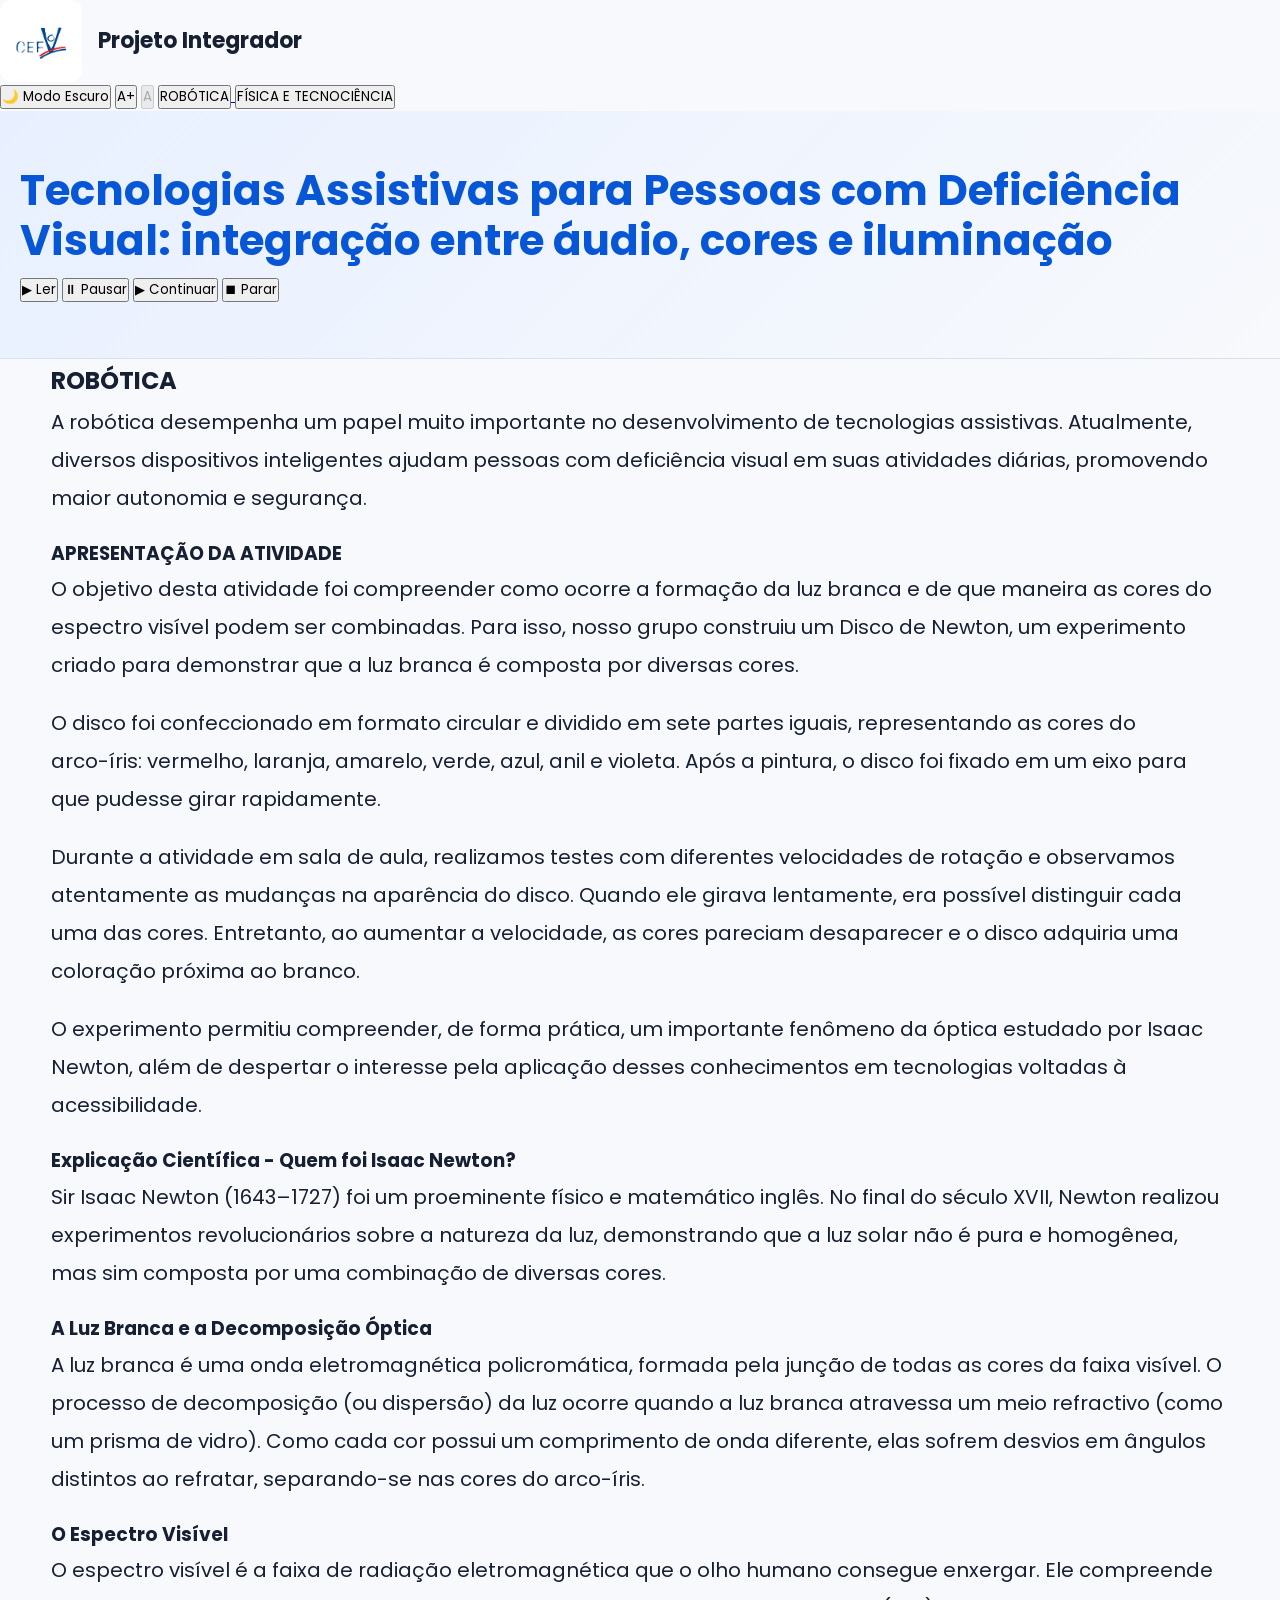
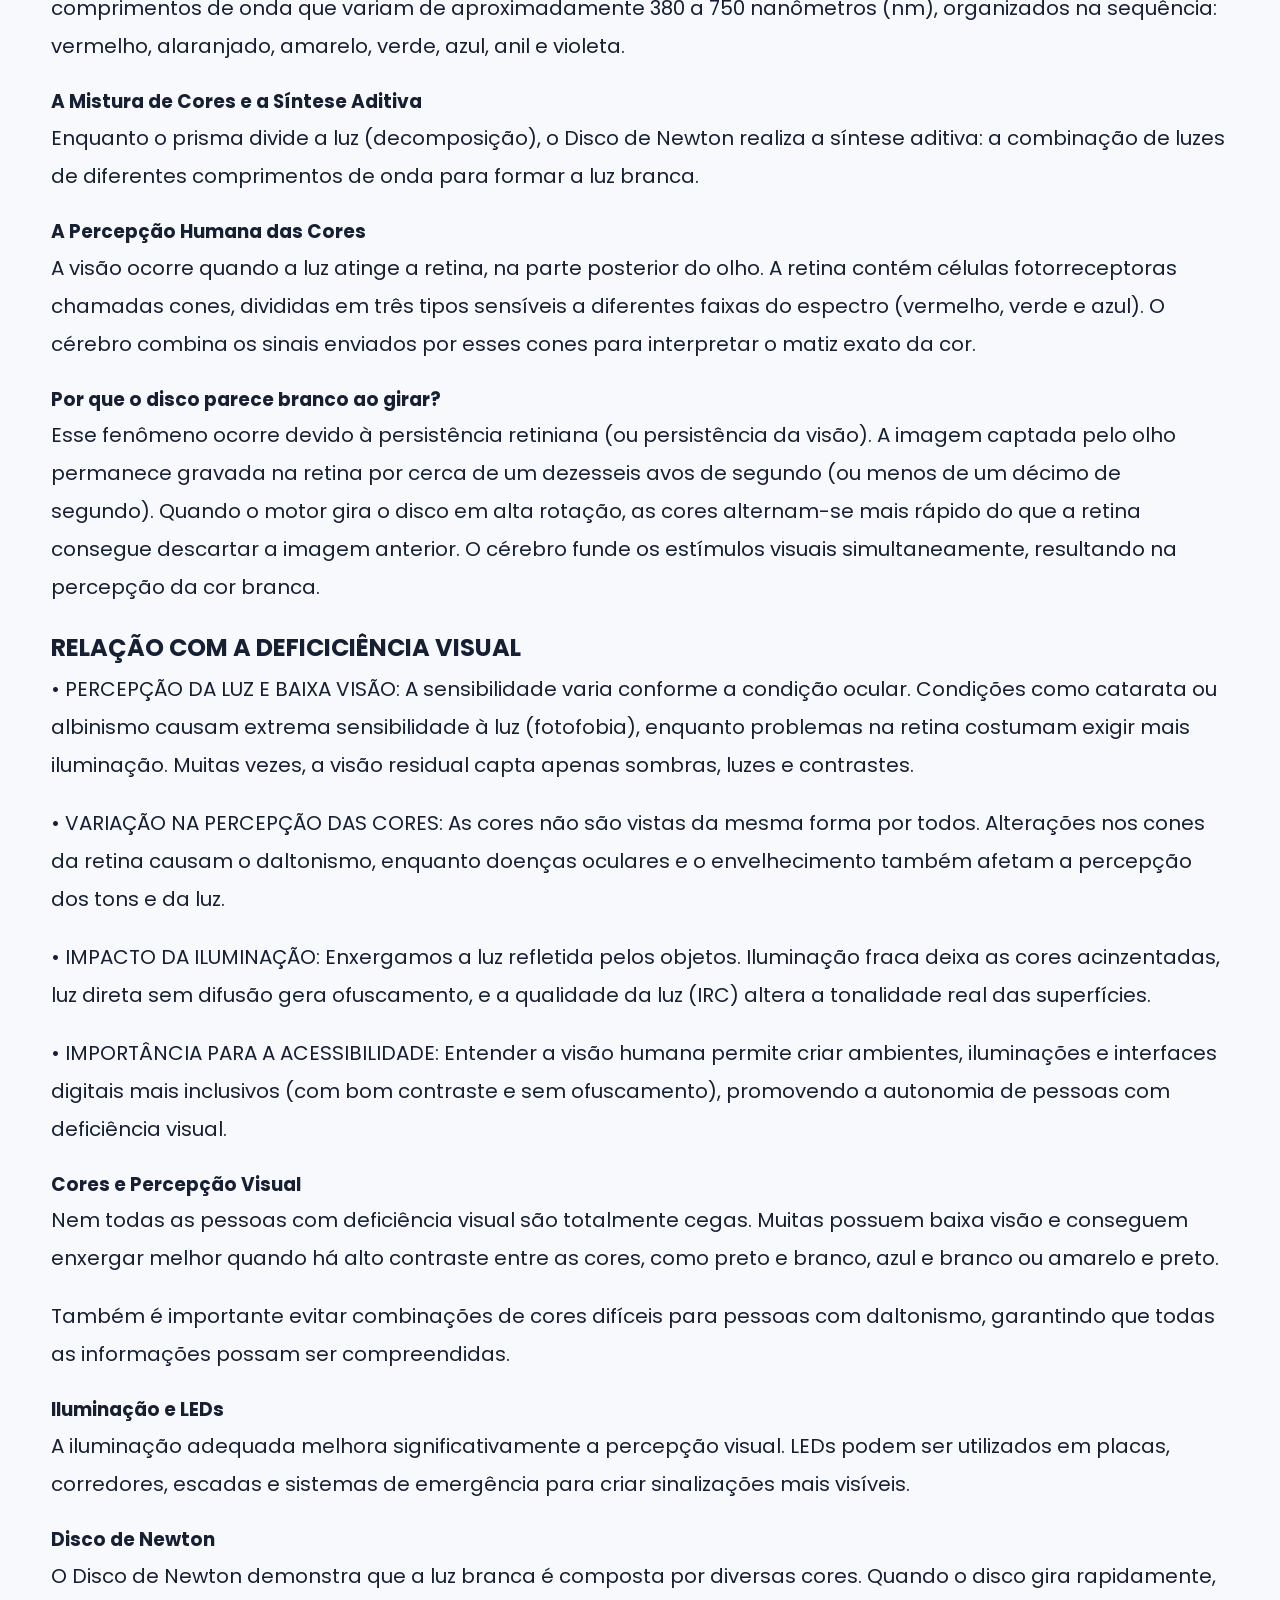
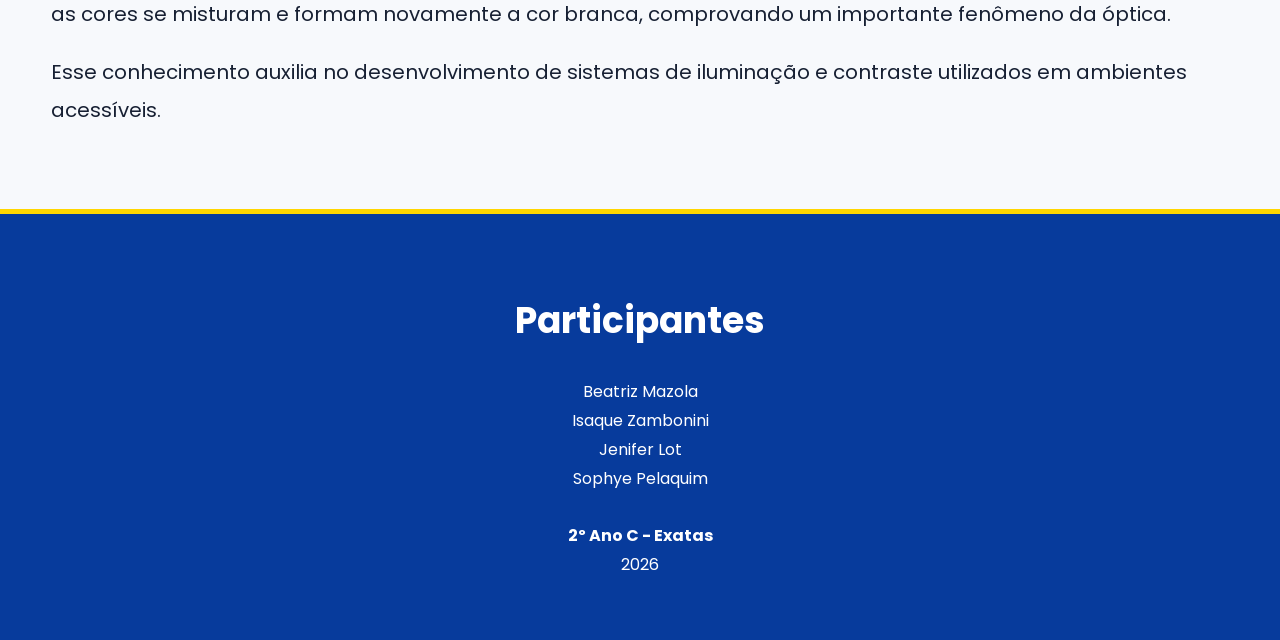
<file: robotica.html>
<!DOCTYPE html>
<html lang="pt-BR">

<head>
    <meta charset="UTF-8">
    <meta name="viewport" content="width=device-width, initial-scale=1.0">

    <title>Projeto Integrador</title>

    <link rel="stylesheet" href="style.css">

    <link rel="preconnect" href="https://fonts.googleapis.com">
    <link href="https://fonts.googleapis.com/css2?family=Poppins:wght@300;400;600;700&display=swap" rel="stylesheet">

</head>

<body>

<header>

    <div class="logo">

        <img src="logo-cefv.png" 
             alt="Logo do Colégio CEFV"
             class="logo-escola">

        <h1>Projeto Integrador</h1>
    </div>

    <nav>

        <button id="tema">
            🌙 Modo Escuro
        </button>

        <button id="fonteMaior">
            A+
        </button>

        <button id="fonteNormal">
            A
        </button>

        <a href="#atividade1.html">
            <button>ROBÓTICA</button>
        </a>

        <a href="#atividade2.html">
            <button>FÍSICA E TECNOCIÊNCIA</button>
        </a>

    </nav>

</header>

<section class="leitor">

    <h2>Tecnologias Assistivas para Pessoas com Deficiência Visual: integração entre áudio, cores e iluminação</h2>

    <div class="botoes">

        <button id="ler">▶ Ler</button>

        <button id="pausar">⏸ Pausar</button>

        <button id="continuar">▶ Continuar</button>

        <button id="parar">⏹ Parar</button>

    </div>

</section>

<main id="conteudo">

<section class="introducao">

<h2>ROBÓTICA</h2>

<p class="texto">

A robótica desempenha um papel muito importante no desenvolvimento de tecnologias assistivas. Atualmente, diversos dispositivos inteligentes ajudam pessoas com deficiência visual em suas atividades diárias, promovendo maior autonomia e segurança.

</p>

<h3>APRESENTAÇÃO DA ATIVIDADE</h3>

<p class="texto">

O objetivo desta atividade foi compreender como ocorre a formação da luz branca e de que maneira as cores do espectro visível podem ser combinadas. Para isso, nosso grupo construiu um Disco de Newton, um experimento criado para demonstrar que a luz branca é composta por diversas cores.
</p>

<p class="texto">

O disco foi confeccionado em formato circular e dividido em sete partes iguais, representando as cores do arco-íris: vermelho, laranja, amarelo, verde, azul, anil e violeta. Após a pintura, o disco foi fixado em um eixo para que pudesse girar rapidamente.</p>

<p class="texto">

Durante a atividade em sala de aula, realizamos testes com diferentes velocidades de rotação e observamos atentamente as mudanças na aparência do disco. Quando ele girava lentamente, era possível distinguir cada uma das cores. Entretanto, ao aumentar a velocidade, as cores pareciam desaparecer e o disco adquiria uma coloração próxima ao branco.
</p>

<p class="texto">
O experimento permitiu compreender, de forma prática, um importante fenômeno da óptica estudado por Isaac Newton, além de despertar o interesse pela aplicação desses conhecimentos em tecnologias voltadas à acessibilidade.

</p>
<h3>Explicação Científica - Quem foi Isaac Newton?</h3>

<p class="texto">


Sir Isaac Newton (1643–1727) foi um proeminente físico e matemático inglês. No final do século XVII, Newton realizou experimentos revolucionários sobre a natureza da luz, demonstrando que a luz solar não é pura e homogênea, mas sim composta por uma combinação de diversas cores.

</p>

<h3>A Luz Branca e a Decomposição Óptica</h3>

<p class="texto">

A luz branca é uma onda eletromagnética policromática, formada pela junção de todas as cores da faixa visível. O processo de decomposição (ou dispersão) da luz ocorre quando a luz branca atravessa um meio refractivo (como um prisma de vidro). Como cada cor possui um comprimento de onda diferente, elas sofrem desvios em ângulos distintos ao refratar, separando-se nas cores do arco-íris.
</p>

<h3>O Espectro Visível</h3>

<p class="texto">

O espectro visível é a faixa de radiação eletromagnética que o olho humano consegue enxergar. Ele compreende comprimentos de onda que variam de aproximadamente 380 a 750 nanômetros (nm), organizados na sequência: vermelho, alaranjado, amarelo, verde, azul, anil e violeta. 


</p>

<h3>A Mistura de Cores e a Síntese Aditiva</h3>

<p class="texto">

Enquanto o prisma divide a luz (decomposição), o Disco de Newton realiza a síntese aditiva: a combinação de luzes de diferentes comprimentos de onda para formar a luz branca.
</p>

<h3>A Percepção Humana das Cores</h3>

<p class="texto">

A visão ocorre quando a luz atinge a retina, na parte posterior do olho. A retina contém células fotorreceptoras chamadas cones, divididas em três tipos sensíveis a diferentes faixas do espectro (vermelho, verde e azul). O cérebro combina os sinais enviados por esses cones para interpretar o matiz exato da cor.
</p>

<h3>Por que o disco parece branco ao girar?</h3>

<p class="texto">

Esse fenômeno ocorre devido à persistência retiniana (ou persistência da visão). A imagem captada pelo olho permanece gravada na retina por cerca de um dezesseis avos de segundo (ou menos de um décimo de segundo). Quando o motor gira o disco em alta rotação, as cores alternam-se mais rápido do que a retina consegue descartar a imagem anterior. O cérebro funde os estímulos visuais simultaneamente, resultando na percepção da cor branca.
</p>

</section>

<section id="fisica">

<h2>RELAÇÃO COM A DEFICICIÊNCIA VISUAL</h2>

<p class="texto">

• PERCEPÇÃO DA LUZ E BAIXA VISÃO: A sensibilidade varia conforme a condição ocular. Condições como catarata ou albinismo causam extrema sensibilidade à luz (fotofobia), enquanto problemas na retina costumam exigir mais iluminação. Muitas vezes, a visão residual capta apenas sombras, luzes e contrastes.

</p>

<p class="texto">

• VARIAÇÃO NA PERCEPÇÃO DAS CORES: As cores não são vistas da mesma forma por todos. Alterações nos cones da retina causam o daltonismo, enquanto doenças oculares e o envelhecimento também afetam a percepção dos tons e da luz.

<p class="texto">

• IMPACTO DA ILUMINAÇÃO: Enxergamos a luz refletida pelos objetos. Iluminação fraca deixa as cores acinzentadas, luz direta sem difusão gera ofuscamento, e a qualidade da luz (IRC) altera a tonalidade real das superfícies.
</p>

<p class="texto">

• IMPORTÂNCIA PARA A ACESSIBILIDADE: Entender a visão humana permite criar ambientes, iluminações e interfaces digitais mais inclusivos (com bom contraste e sem ofuscamento), promovendo a autonomia de pessoas com deficiência visual.
</p>

<h3>Cores e Percepção Visual</h3>

<p class="texto">

Nem todas as pessoas com deficiência visual são totalmente cegas. Muitas possuem baixa visão e conseguem enxergar melhor quando há alto contraste entre as cores, como preto e branco, azul e branco ou amarelo e preto.

</p>

<p class="texto">

Também é importante evitar combinações de cores difíceis para pessoas com daltonismo, garantindo que todas as informações possam ser compreendidas.

</p>

<h3>Iluminação e LEDs</h3>

<p class="texto">

A iluminação adequada melhora significativamente a percepção visual. LEDs podem ser utilizados em placas, corredores, escadas e sistemas de emergência para criar sinalizações mais visíveis.

</p>

<h3>Disco de Newton</h3>

<p class="texto">

O Disco de Newton demonstra que a luz branca é composta por diversas cores. Quando o disco gira rapidamente, as cores se misturam e formam novamente a cor branca, comprovando um importante fenômeno da óptica.

</p>

<p class="texto">

Esse conhecimento auxilia no desenvolvimento de sistemas de iluminação e contraste utilizados em ambientes acessíveis.

</p>

</section>

</main>

<footer>

<h2>Participantes</h2>

<p>Beatriz Mazola</p>

<p>Isaque Zambonini</p>

<p>Jenifer Lot</p>

<p>Sophye Pelaquim</p>

<br>

<p><strong>2º Ano C - Exatas</strong></p>

<p>2026</p>

</footer>

<script src="script.js"></script>

</body>
</html>
</file>
<file: style.css>
/* =========================================================
   VARIÁVEIS
========================================================= */

:root {

    --fundo: #f7f9fc;
    --fundo-card: #ffffff;
    --fundo-secundario: #eef3f9;

    --texto: #172033;
    --texto-secundario: #4d5a6d;

    --azul: #0756d6;
    --azul-escuro: #063d9d;
    --azul-claro: #e8f0ff;

    --amarelo: #ffd600;
    --amarelo-claro: #fff4a8;

    --borda: #d9e1ec;

    --header: #073b9c;
    --header-texto: #ffffff;

    --sucesso: #0a8f5b;

    --sombra:
        0 10px 30px rgba(12, 39, 80, 0.10);

    --sombra-forte:
        0 18px 45px rgba(12, 39, 80, 0.16);

    --raio: 18px;

    --tamanho-texto: 20px;
}


/* =========================================================
   MODO ESCURO
========================================================= */

body.dark {

    --fundo: #070b12;
    --fundo-card: #101722;
    --fundo-secundario: #151e2b;

    --texto: #f4f7fb;
    --texto-secundario: #c5cedb;

    --azul: #66a0ff;
    --azul-escuro: #8ab5ff;
    --azul-claro: #142746;

    --amarelo: #ffe500;
    --amarelo-claro: #453d00;

    --borda: #2b3748;

    --header: #05070b;
    --header-texto: #ffffff;

    --sombra:
        0 10px 30px rgba(0, 0, 0, 0.35);

    --sombra-forte:
        0 18px 45px rgba(0, 0, 0, 0.45);
}


/* =========================================================
   RESET
========================================================= */

* {
    margin: 0;
    padding: 0;
    box-sizing: border-box;
}


html {

    scroll-behavior: smooth;

    scroll-padding-top: 150px;
}


body {

    font-family: "Poppins", sans-serif;

    background: var(--fundo);

    color: var(--texto);

    line-height: 1.8;

    transition:
        background-color 0.3s ease,
        color 0.3s ease;

    overflow-x: hidden;
}


button,
a {

    font-family: inherit;
}


button {

    cursor: pointer;
}


::selection {

    background: var(--azul);

    color: white;
}


/* =========================================================
   ACESSIBILIDADE DE FOCO
========================================================= */

button:focus-visible,
a:focus-visible {

    outline: 4px solid #ff9800;

    outline-offset: 4px;

    border-radius: 8px;
}


/* =========================================================
   CABEÇALHO
========================================================= */

.cabecalho {

    position: sticky;

    top: 0;

    z-index: 1000;

    display: flex;

    align-items: center;

    justify-content: space-between;

    gap: 30px;

    padding: 16px 5%;

    background: var(--header);

    color: var(--header-texto);

    box-shadow:
        0 5px 25px rgba(0, 0, 0, 0.18);
}


.logo {

    display: flex;

    align-items: center;

    gap: 16px;

    min-width: 0;
}


.logo-escola {

    width: 82px;

    height: 82px;

    object-fit: contain;

    background: white;

    border-radius: 12px;

    padding: 4px;
}


.logo-texto {

    min-width: 0;
}


.logo-subtitulo {

    display: block;

    font-size: 13px;

    font-weight: 500;

    letter-spacing: 1.5px;

    text-transform: uppercase;

    opacity: 0.8;
}


.logo h1 {

    font-size: 22px;

    line-height: 1.25;

    font-weight: 700;
}


/* =========================================================
   NAVEGAÇÃO
========================================================= */

.navegacao {

    display: flex;

    align-items: center;

    justify-content: flex-end;

    flex-wrap: wrap;

    gap: 8px;
}


.botao-nav,
.botao-controle {

    display: inline-flex;

    align-items: center;

    justify-content: center;

    min-height: 44px;

    padding: 10px 15px;

    border: 2px solid transparent;

    border-radius: 10px;

    font-size: 14px;

    font-weight: 700;

    text-decoration: none;

    transition:
        transform 0.2s ease,
        background 0.2s ease,
        color 0.2s ease,
        border 0.2s ease;
}


.botao-nav {

    background: white;

    color: #063d9d;
}


.botao-nav:hover {

    transform: translateY(-2px);

    background: #e8f0ff;

    border-color: #9fc0ff;
}


.botao-controle {

    border-color: rgba(255, 255, 255, 0.25);

    background: rgba(255, 255, 255, 0.10);

    color: white;
}


.botao-controle:hover {

    transform: translateY(-2px);

    background: rgba(255, 255, 255, 0.20);
}


.dark .botao-nav {

    background: #172235;

    color: #ffffff;

    border-color: #31415a;
}


.dark .botao-nav:hover {

    background: #22324c;
}


/* =========================================================
   LEITOR
========================================================= */

.leitor {

    padding: 55px 20px;

    background:
        linear-gradient(
            135deg,
            var(--azul-claro),
            var(--fundo)
        );

    border-bottom: 1px solid var(--borda);
}


.leitor-conteudo {

    width: min(1100px, 92%);

    margin: auto;

    text-align: center;
}


.etiqueta {

    display: inline-block;

    margin-bottom: 10px;

    padding: 5px 12px;

    border-radius: 999px;

    background: var(--azul);

    color: white;

    font-size: 12px;

    font-weight: 700;

    letter-spacing: 1px;

    text-transform: uppercase;
}


.leitor h2 {

    margin-bottom: 8px;

    color: var(--azul);

    font-size: clamp(28px, 4vw, 42px);

    line-height: 1.2;
}


.leitor p {

    color: var(--texto-secundario);

    font-size: 16px;
}


.botoes-leitor {

    display: flex;

    align-items: center;

    justify-content: center;

    flex-wrap: wrap;

    gap: 12px;

    margin-top: 25px;
}


.botao-leitor {

    min-width: 120px;

    padding: 12px 18px;

    border: 2px solid var(--azul);

    border-radius: 10px;

    background: var(--fundo-card);

    color: var(--azul);

    font-size: 15px;

    font-weight: 700;

    transition:
        transform 0.2s ease,
        background 0.2s ease,
        color 0.2s ease;
}


.botao-leitor:hover {

    transform: translateY(-2px);

    background: var(--azul);

    color: white;
}


.botao-leitor.principal {

    background: var(--azul);

    color: white;
}


.botao-leitor.principal:hover {

    background: var(--azul-escuro);
}


.status-leitor {

    margin-top: 16px;

    min-height: 28px;

    font-size: 14px !important;

    font-weight: 600;
}


/* =========================================================
   CONTEÚDO PRINCIPAL
========================================================= */

main {

    width: min(1250px, 92%);

    margin: auto;
}


.materia {

    padding: 90px 0 50px;

    scroll-margin-top: 130px;
}


.materia + .materia {

    border-top: 2px solid var(--borda);

    margin-top: 50px;
}


/* =========================================================
   CABEÇALHO DAS MATÉRIAS
========================================================= */

.cabecalho-materia {

    display: grid;

    grid-template-columns: auto 1fr;

    align-items: center;

    gap: 25px;

    margin-bottom: 55px;

    padding: 35px;

    border-radius: 24px;

    background:
        linear-gradient(
            135deg,
            var(--azul),
            var(--azul-escuro)
        );

    color: white;

    box-shadow: var(--sombra-forte);
}


.numero-materia {

    display: flex;

    align-items: center;

    justify-content: center;

    width: 95px;

    height: 95px;

    border-radius: 22px;

    background: rgba(255, 255, 255, 0.15);

    border: 2px solid rgba(255, 255, 255, 0.3);

    font-size: 30px;

    font-weight: 800;
}


.etiqueta-materia {

    display: block;

    margin-bottom: 5px;

    font-size: 14px;

    font-weight: 600;

    letter-spacing: 2px;

    text-transform: uppercase;

    opacity: 0.85;
}


.titulo-principal {

    color: white;

    font-size: clamp(48px, 8vw, 92px);

    line-height: 1;

    letter-spacing: -2px;

    font-weight: 800;

    margin-bottom: 15px;
}


.descricao-materia {

    max-width: 850px;

    color: rgba(255, 255, 255, 0.9);

    font-size: 18px;

    line-height: 1.7;
}


/* =========================================================
   ATIVIDADES
========================================================= */

.atividade {

    margin-bottom: 70px;

    border: 1px solid var(--borda);

    border-radius: var(--raio);

    background: var(--fundo-card);

    box-shadow: var(--sombra);

    overflow: hidden;
}


.cabecalho-atividade {

    padding: 35px 40px;

    background:
        linear-gradient(
            135deg,
            var(--fundo-secundario),
            var(--fundo-card)
        );

    border-bottom: 1px solid var(--borda);
}


.numero-atividade {

    display: inline-block;

    margin-bottom: 8px;

    color: var(--azul);

    font-size: 14px;

    font-weight: 800;

    letter-spacing: 2px;
}


.cabecalho-atividade h3 {

    color: var(--texto);

    font-size: clamp(30px, 5vw, 48px);

    line-height: 1.2;

    font-weight: 800;
}


.conteudo-atividade {

    padding: 40px;
}


.conteudo-atividade h4 {

    position: relative;

    margin-top: 45px;

    margin-bottom: 20px;

    padding-left: 18px;

    color: var(--azul);

    font-size: clamp(25px, 3vw, 34px);

    line-height: 1.3;
}


.conteudo-atividade h4:first-child {

    margin-top: 0;
}


.conteudo-atividade h4::before {

    content: "";

    position: absolute;

    left: 0;

    top: 5px;

    width: 6px;

    height: calc(100% - 10px);

    border-radius: 10px;

    background: var(--amarelo);
}


.conteudo-atividade h5 {

    margin-top: 30px;

    margin-bottom: 12px;

    color: var(--texto);

    font-size: clamp(21px, 2.5vw, 27px);

    line-height: 1.4;
}


/* =========================================================
   TEXTOS
========================================================= */

.texto {

    margin-bottom: 20px;

    color: var(--texto);

    font-size: var(--tamanho-texto);

    line-height: 1.9;

    text-align: left;
}


.texto strong {

    color: var(--azul);
}


.destaque-introducao {

    padding: 25px;

    border-left: 6px solid var(--azul);

    border-radius: 10px;

    background: var(--azul-claro);

    font-size: calc(var(--tamanho-texto) + 1px);

    font-weight: 500;
}


/* =========================================================
   TEXTO SENDO LIDO
========================================================= */

.lendo {

    position: relative;

    padding: 12px 16px;

    border-radius: 10px;

    background: var(--amarelo-claro) !important;

    color: #111 !important;

    box-shadow:
        0 0 0 3px rgba(255, 214, 0, 0.25);
}


/* =========================================================
   CARDS DE TECNOLOGIAS
========================================================= */

.tecnologias {

    display: grid;

    grid-template-columns:
        repeat(2, minmax(0, 1fr));

    gap: 20px;

    margin: 25px 0 35px;
}


.tecnologia-card {

    position: relative;

    padding: 28px;

    border: 1px solid var(--borda);

    border-radius: 16px;

    background: var(--fundo-secundario);

    transition:
        transform 0.25s ease,
        box-shadow 0.25s ease,
        border-color 0.25s ease;
}


.tecnologia-card:hover {

    transform: translateY(-5px);

    border-color: var(--azul);

    box-shadow: var(--sombra);
}


.tecnologia-numero {

    display: inline-flex;

    align-items: center;

    justify-content: center;

    width: 42px;

    height: 42px;

    margin-bottom: 15px;

    border-radius: 50%;

    background: var(--azul);

    color: white;

    font-weight: 800;
}


.tecnologia-card h5 {

    margin-top: 0;

    font-size: 23px;
}


.tecnologia-card p {

    margin-bottom: 12px;

    color: var(--texto-secundario);

    font-size: 16px;

    line-height: 1.7;
}


.tecnologia-card p strong {

    color: var(--azul);
}


/* =========================================================
   APLICAÇÕES DE FÍSICA
========================================================= */

.aplicacao-optica {

    position: relative;

    margin: 30px 0;

    padding: 35px 35px 25px 100px;

    border: 1px solid var(--borda);

    border-radius: 18px;

    background: var(--fundo-secundario);

    overflow: hidden;
}


.numero-aplicacao {

    position: absolute;

    top: 25px;

    left: 25px;

    display: flex;

    align-items: center;

    justify-content: center;

    width: 55px;

    height: 55px;

    border-radius: 14px;

    background: var(--azul);

    color: white;

    font-size: 18px;

    font-weight: 800;
}


.aplicacao-optica h4 {

    margin-top: 0;
}


.informacoes {

    margin-top: 20px;
}


/* =========================================================
   IA
========================================================= */

.bloco-ia {

    margin-top: 45px;

    padding: 30px;

    border: 2px solid var(--azul);

    border-radius: 18px;

    background: var(--azul-claro);
}


.bloco-ia h4 {

    margin-top: 0;

    color: var(--azul);
}


.lista-numerada {

    padding-left: 28px;

    margin: 20px 0;
}


.lista-numerada li {

    padding: 10px 0;

    color: var(--texto);

    font-size: var(--tamanho-texto);

    line-height: 1.7;
}


.lista-prompts {

    margin: 20px 0;

    padding: 20px 25px 20px 45px;

    border-radius: 12px;

    background: var(--fundo-card);
}


.lista-prompts li {

    padding: 8px 0;

    font-size: calc(var(--tamanho-texto) - 1px);
}


/* =========================================================
   LISTAS
========================================================= */

.lista-destaque {

    display: grid;

    grid-template-columns:
        repeat(2, minmax(0, 1fr));

    gap: 10px;

    margin: 20px 0 30px;

    padding: 0;

    list-style: none;
}


.lista-destaque li {

    padding: 14px 18px;

    border-radius: 10px;

    background: var(--azul-claro);

    color: var(--texto);

    font-weight: 600;
}


.lista-destaque li::before {

    content: "✓";

    margin-right: 10px;

    color: var(--sucesso);

    font-weight: 800;
}


/* =========================================================
   REFERÊNCIAS
========================================================= */

.referencias {

    display: flex;

    flex-direction: column;

    gap: 14px;

    padding-left: 25px;
}


.referencias li {

    padding-left: 5px;

    color: var(--texto-secundario);

    font-size: calc(var(--tamanho-texto) - 2px);

    line-height: 1.7;
}


/* =========================================================
   BOTÃO VOLTAR AO TOPO
========================================================= */

.voltar-topo {

    position: fixed;

    right: 25px;

    bottom: 25px;

    z-index: 900;

    display: flex;

    align-items: center;

    justify-content: center;

    width: 52px;

    height: 52px;

    border: none;

    border-radius: 50%;

    background: var(--azul);

    color: white;

    font-size: 25px;

    font-weight: 700;

    box-shadow: var(--sombra);

    opacity: 0;

    visibility: hidden;

    transform: translateY(15px);

    transition:
        opacity 0.25s ease,
        visibility 0.25s ease,
        transform 0.25s ease;
}


.voltar-topo.visivel {

    opacity: 1;

    visibility: visible;

    transform: translateY(0);
}


.voltar-topo:hover {

    background: var(--azul-escuro);

    transform: translateY(-3px);
}


/* =========================================================
   FOOTER
========================================================= */

footer {

    margin-top: 80px;

    padding: 60px 20px;

    background: var(--header);

    color: white;

    text-align: center;

    border-top: 5px solid var(--amarelo);
}


.footer-conteudo {

    width: min(800px, 92%);

    margin: auto;
}


footer .etiqueta {

    background: rgba(255, 255, 255, 0.15);
}


footer h2 {

    margin: 15px 0 25px;

    color: white;

    font-size: 36px;
}


.participantes {

    display: grid;

    grid-template-columns:
        repeat(2, 1fr);

    gap: 10px;

    margin-bottom: 30px;
}


.participantes p {

    padding: 10px;

    border-radius: 10px;

    background: rgba(255, 255, 255, 0.08);

    font-size: 17px;
}


.turma {

    display: flex;

    flex-direction: column;

    gap: 5px;

    padding-top: 25px;

    border-top: 1px solid rgba(255, 255, 255, 0.2);

    font-size: 17px;
}


/* =========================================================
   ANIMAÇÕES
========================================================= */

@keyframes aparecer {

    from {

        opacity: 0;

        transform: translateY(25px);
    }

    to {

        opacity: 1;

        transform: translateY(0);
    }
}


.materia {

    animation: aparecer 0.7s ease both;
}


/* =========================================================
   TABLET
========================================================= */

@media (max-width: 1000px) {

    .cabecalho {

        align-items: flex-start;

        flex-direction: column;
    }


    .navegacao {

        width: 100%;

        justify-content: flex-start;
    }


    .titulo-principal {

        font-size: clamp(45px, 9vw, 75px);
    }


    .tecnologias {

        grid-template-columns: 1fr;
    }

}


/* =========================================================
   CELULAR
========================================================= */

@media (max-width: 700px) {

    html {

        scroll-padding-top: 20px;
    }


    .cabecalho {

        position: relative;

        padding: 15px;
    }


    .logo {

        width: 100%;
    }


    .logo-escola {

        width: 65px;

        height: 65px;
    }


    .logo h1 {

        font-size: 18px;
    }


    .logo-subtitulo {

        font-size: 10px;
    }


    .navegacao {

        display: grid;

        grid-template-columns: 1fr 1fr;

        width: 100%;
    }


    .botao-nav,
    .botao-controle {

        width: 100%;

        font-size: 12px;

        padding: 10px 8px;
    }


    .leitor {

        padding: 40px 15px;
    }


    .botoes-leitor {

        display: grid;

        grid-template-columns: 1fr 1fr;

        width: 100%;
    }


    .botao-leitor {

        width: 100%;

        min-width: 0;
    }


    main {

        width: 94%;
    }


    .materia {

        padding-top: 55px;
    }


    .cabecalho-materia {

        grid-template-columns: 1fr;

        padding: 25px;

        gap: 15px;
    }


    .numero-materia {

        width: 65px;

        height: 65px;

        font-size: 22px;
    }


    .titulo-principal {

        font-size: clamp(40px, 13vw, 60px);

        letter-spacing: -1px;
    }


    .descricao-materia {

        font-size: 15px;
    }


    .cabecalho-atividade {

        padding: 25px 20px;
    }


    .conteudo-atividade {

        padding: 25px 20px;
    }


    .conteudo-atividade h4 {

        font-size: 25px;
    }


    .conteudo-atividade h5 {

        font-size: 21px;
    }


    .texto {

        font-size: var(--tamanho-texto);

        line-height: 1.8;

        text-align: left;
    }


    .aplicacao-optica {

        padding: 90px 20px 20px;
    }


    .numero-aplicacao {

        top: 20px;

        left: 20px;
    }


    .lista-destaque {

        grid-template-columns: 1fr;
    }


    .participantes {

        grid-template-columns: 1fr;
    }


    .voltar-topo {

        right: 15px;

        bottom: 15px;

        width: 46px;

        height: 46px;
    }

}


/* =========================================================
   TELAS MUITO PEQUENAS
========================================================= */

@media (max-width: 420px) {

    .navegacao {

        grid-template-columns: 1fr;
    }


    .botoes-leitor {

        grid-template-columns: 1fr;
    }


    .titulo-principal {

        font-size: 38px;
    }


    .cabecalho-materia {

        padding: 20px;
    }

}


/* =========================================================
   REDUÇÃO DE MOVIMENTO
========================================================= */

@media (prefers-reduced-motion: reduce) {

    html {

        scroll-behavior: auto;
    }


    *,
    *::before,
    *::after {

        animation-duration: 0.01ms !important;

        animation-iteration-count: 1 !important;

        transition-duration: 0.01ms !important;
    }

}

.alerta-seguranca h1 {
    color: #B91C1C;
}

.alerta-seguranca .texto-intro {
    background: #FEF2F2;
    border-left: 4px solid #DC2626;
}

.alerta-seguranca h2 {
    color: #DC2626;
}

.alerta-seguranca .dica {
    background: #FFF1F2;
}
</file>
